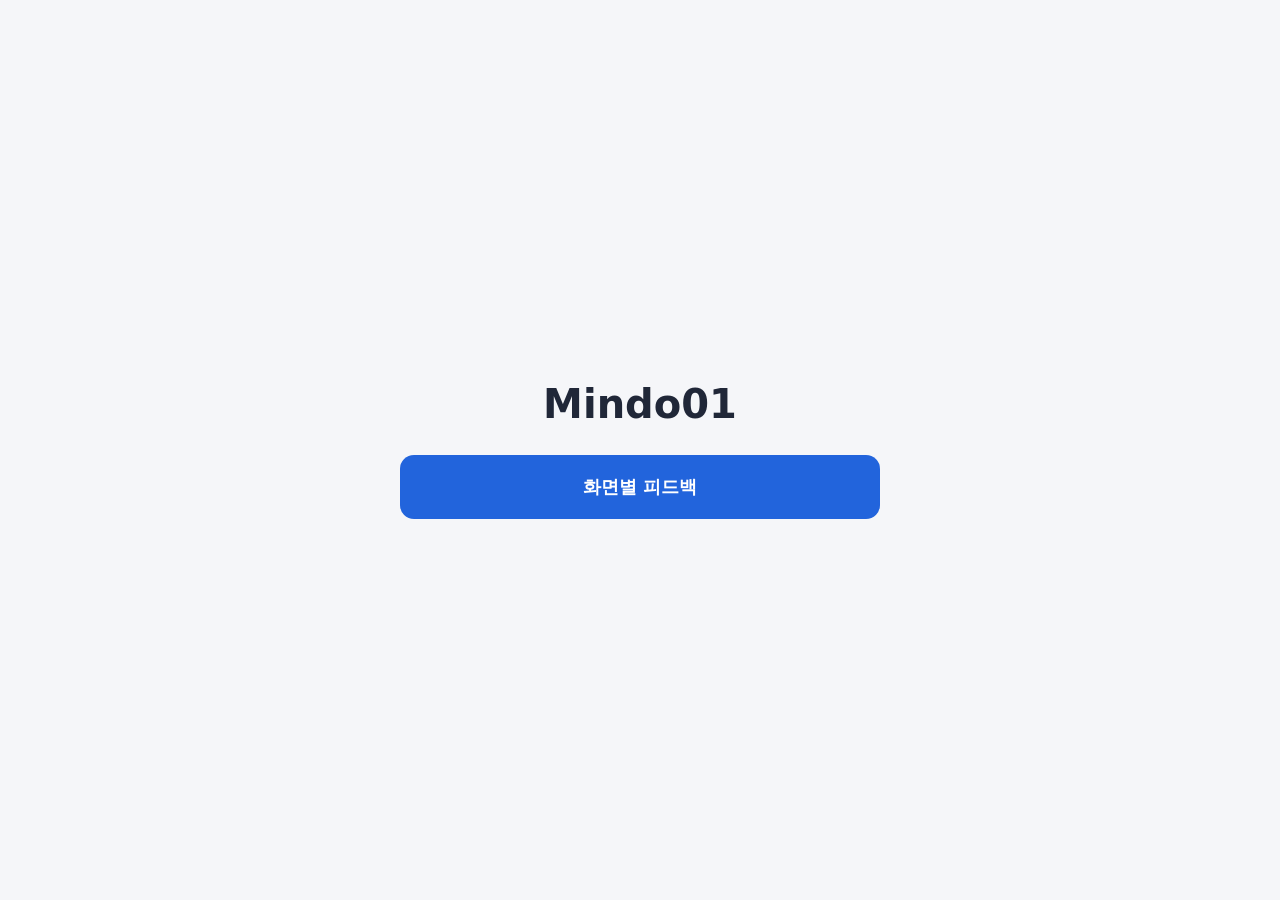
<file: index.html>
<!doctype html>
<html lang="ko">
<head>
  <meta charset="utf-8">
  <meta name="viewport" content="width=device-width, initial-scale=1">
  <title>Mindo01</title>
  <style>
    :root { color-scheme: light dark; font-family: system-ui, "맑은 고딕", sans-serif; }
    * { box-sizing: border-box; }
    body { min-height: 100vh; margin: 0; display: grid; place-items: center; background: #f5f6f9; color: #202738; }
    main { width: min(100% - 32px, 480px); text-align: center; }
    h1 { margin: 0 0 28px; font-size: clamp(28px, 5vw, 40px); }
    a { display: block; padding: 20px 24px; border-radius: 14px; background: #2264dc; color: #fff; font-size: 18px; font-weight: 700; text-decoration: none; }
    a:hover { background: #174eb6; }
    a:focus-visible { outline: 3px solid #8cb4ff; outline-offset: 4px; }
    @media (prefers-color-scheme: dark) { body { background: #11151c; color: #f2f4f7; } }
  </style>
</head>
<body>
  <main>
    <h1>Mindo01</h1>
    <a href="./screen_feedback/">화면별 피드백</a>
  </main>
</body>
</html>
</file>
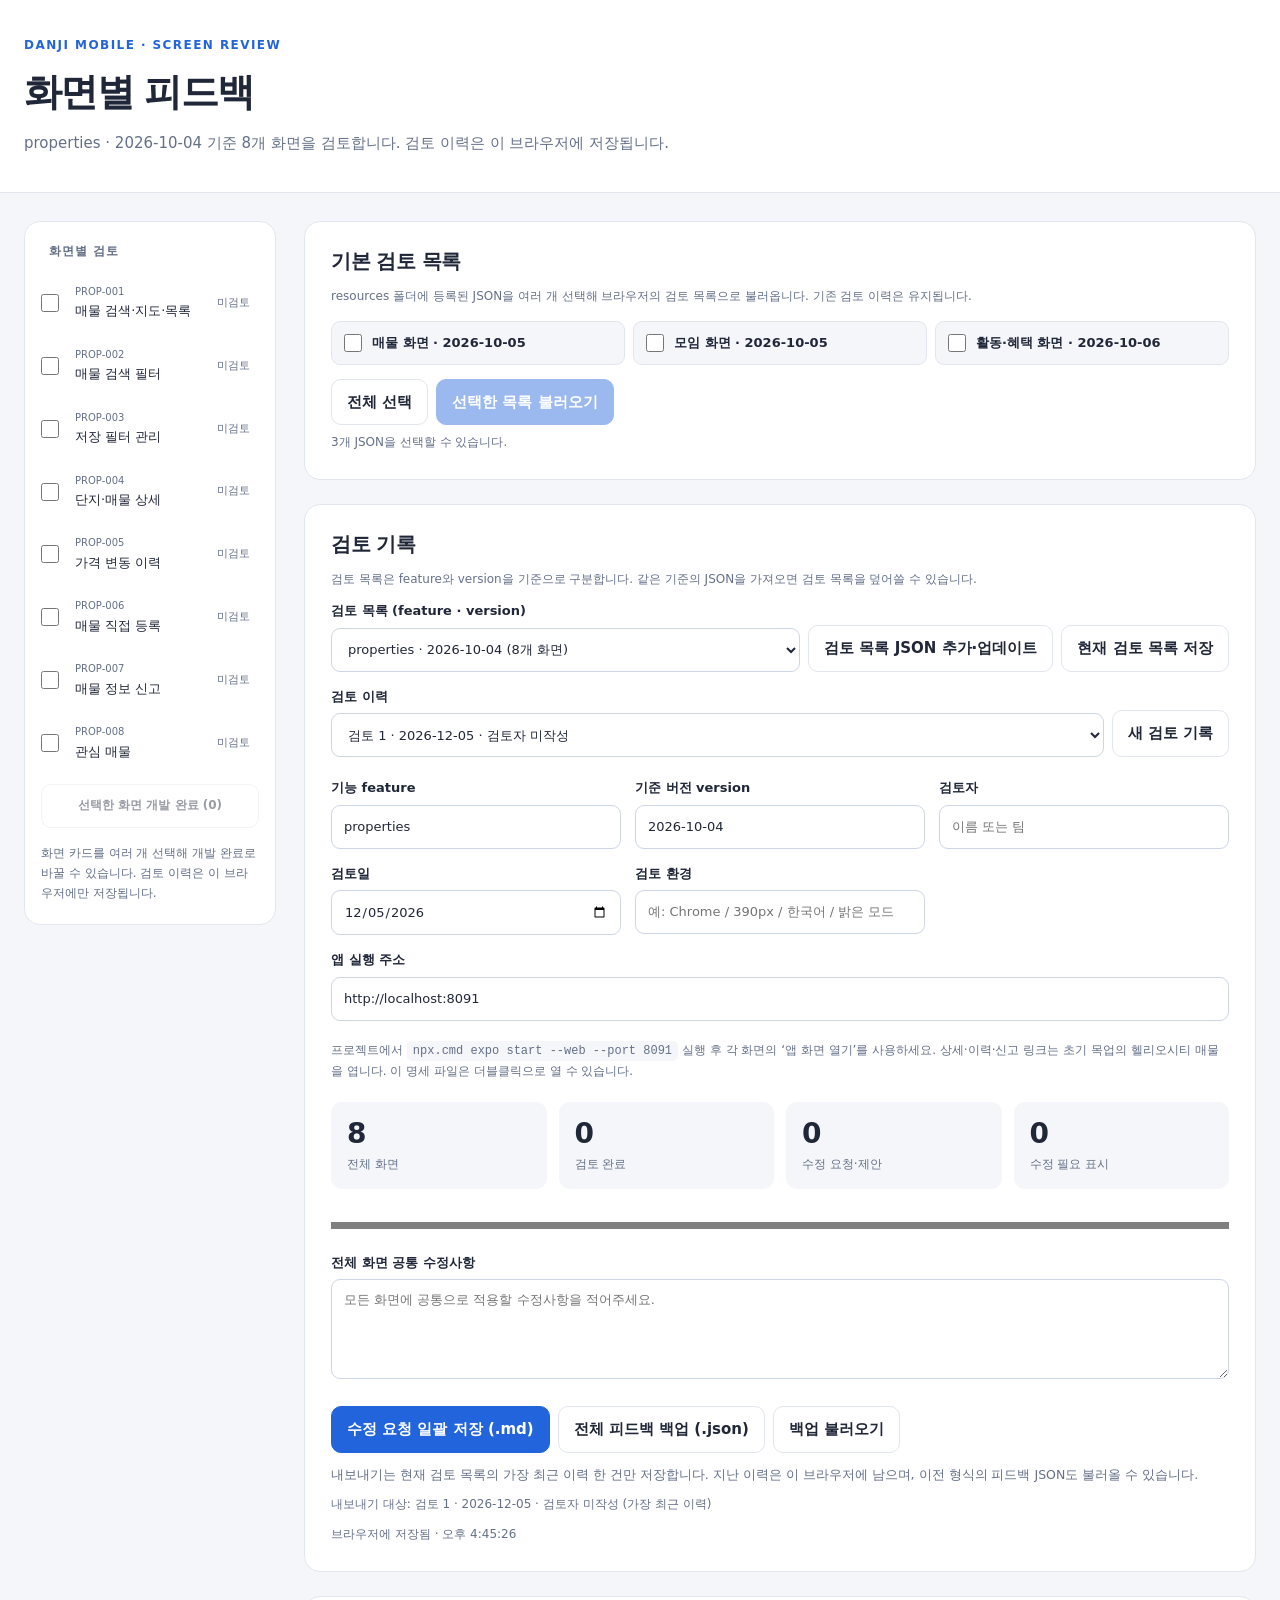
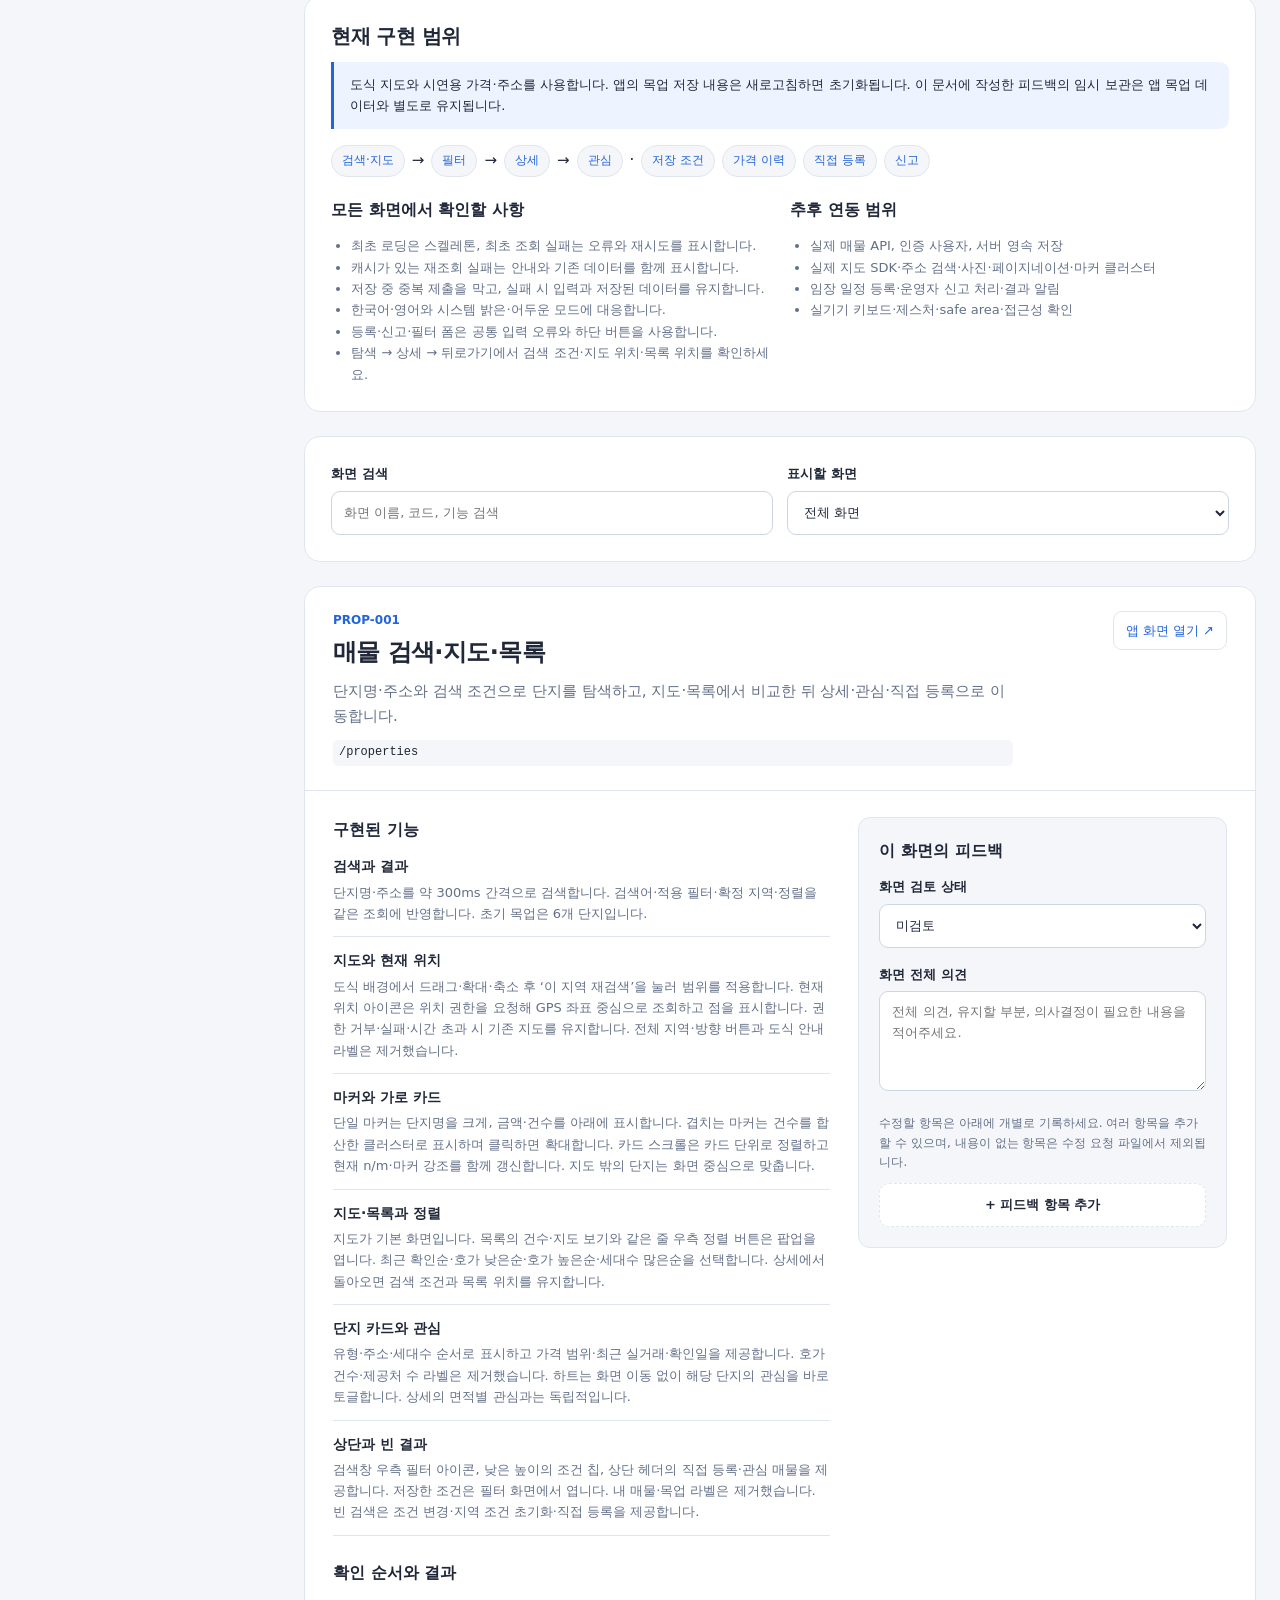
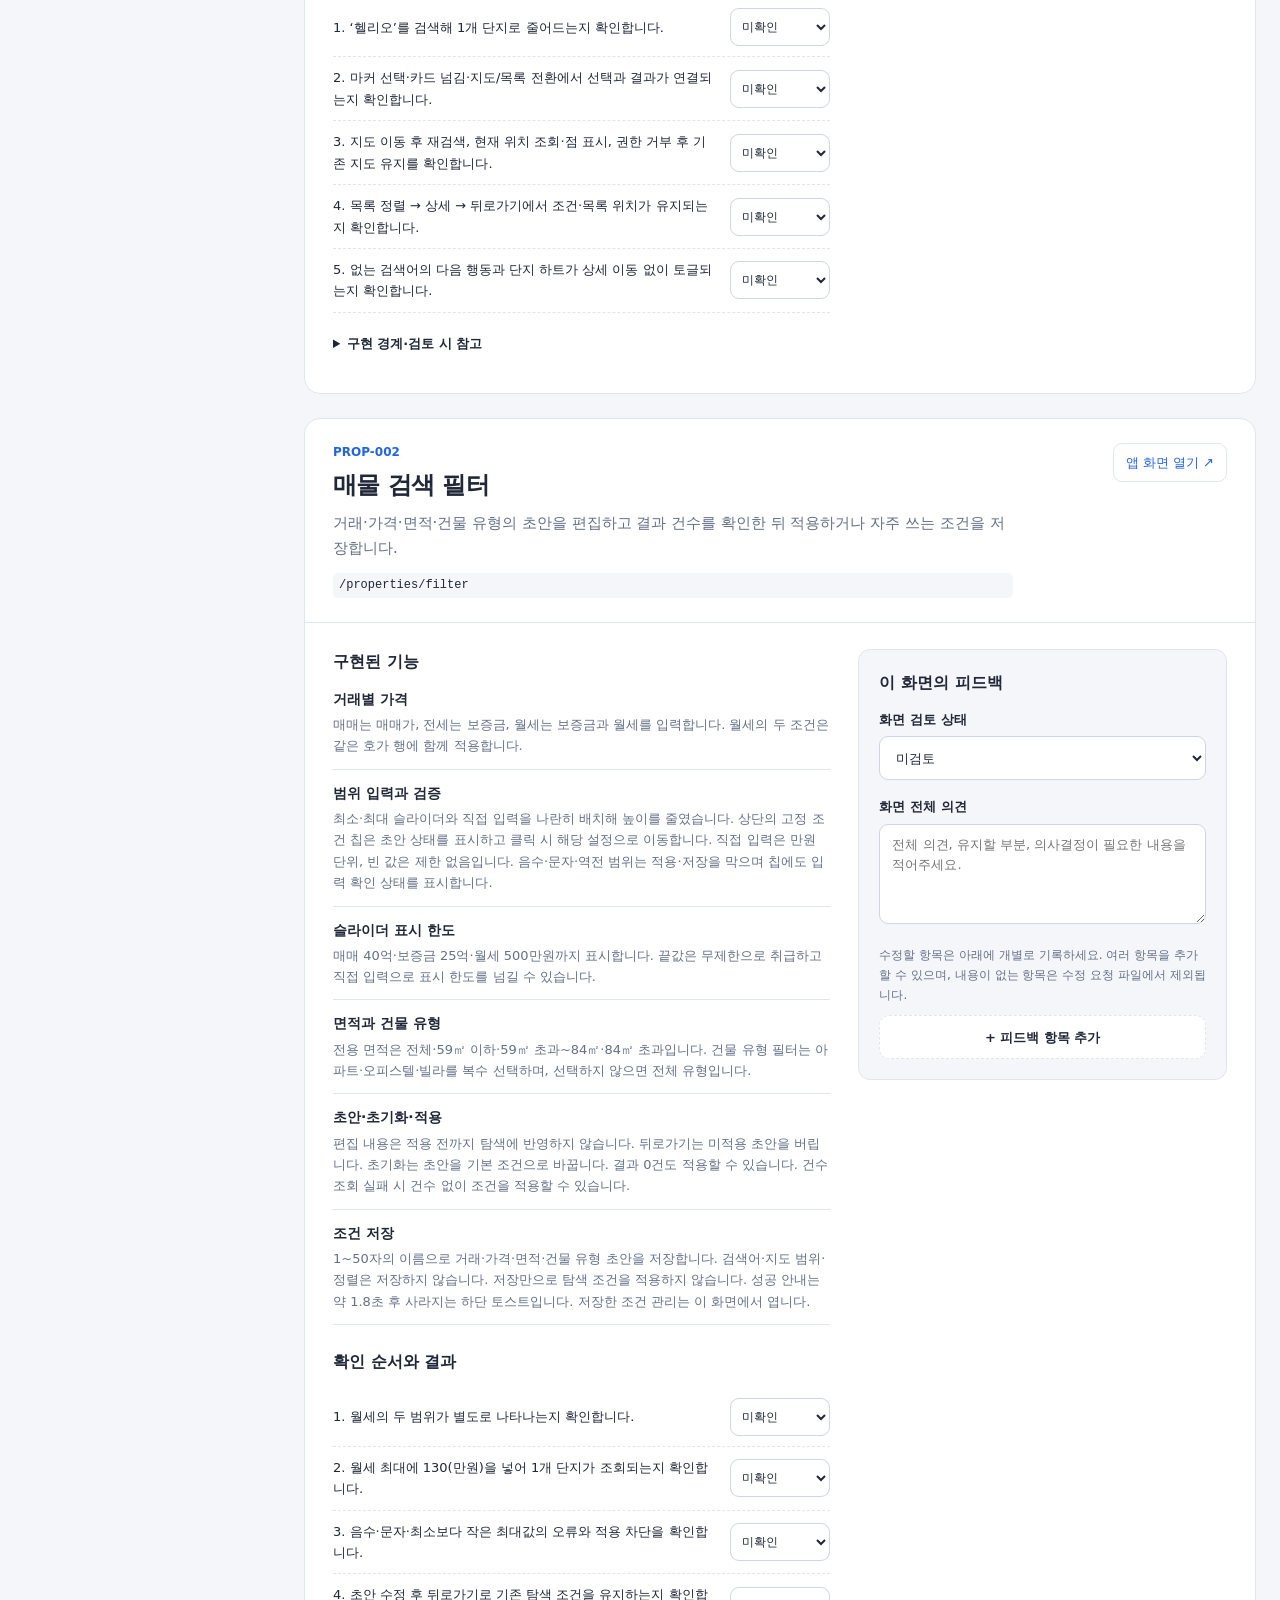
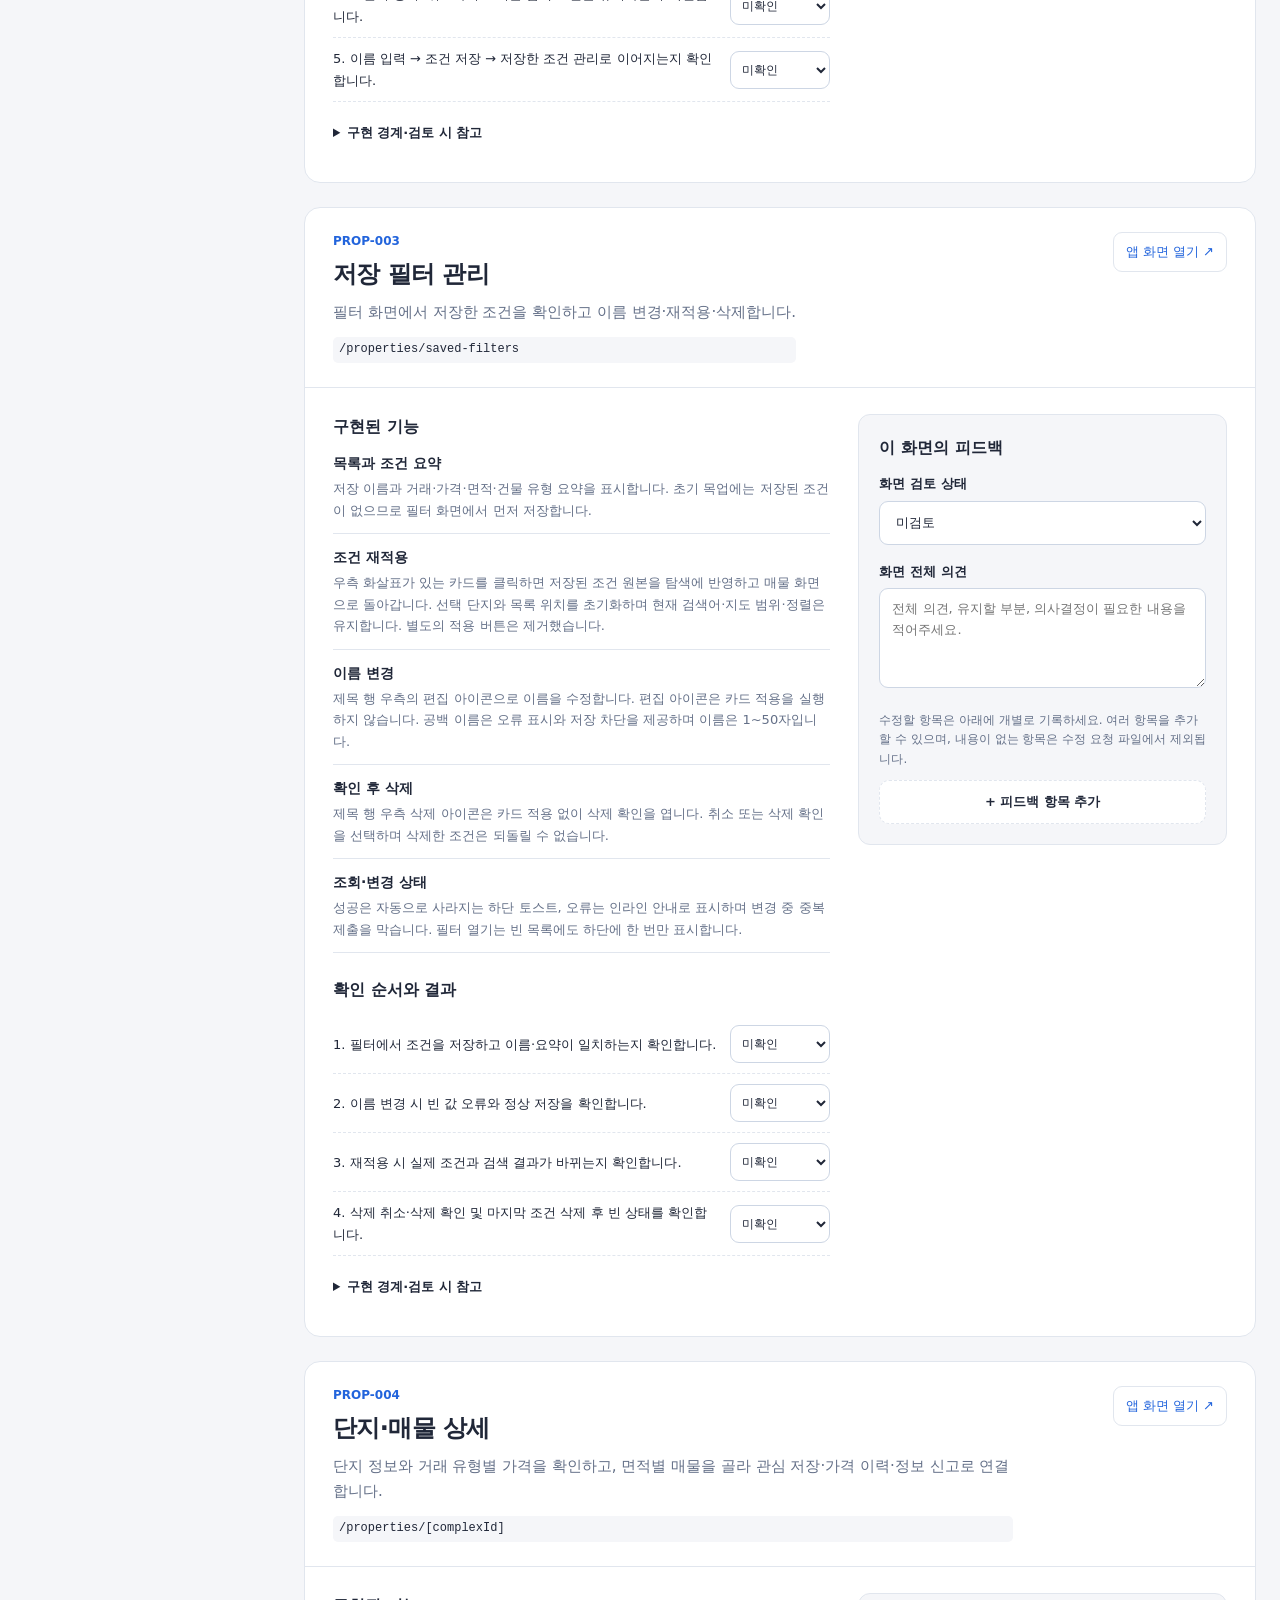
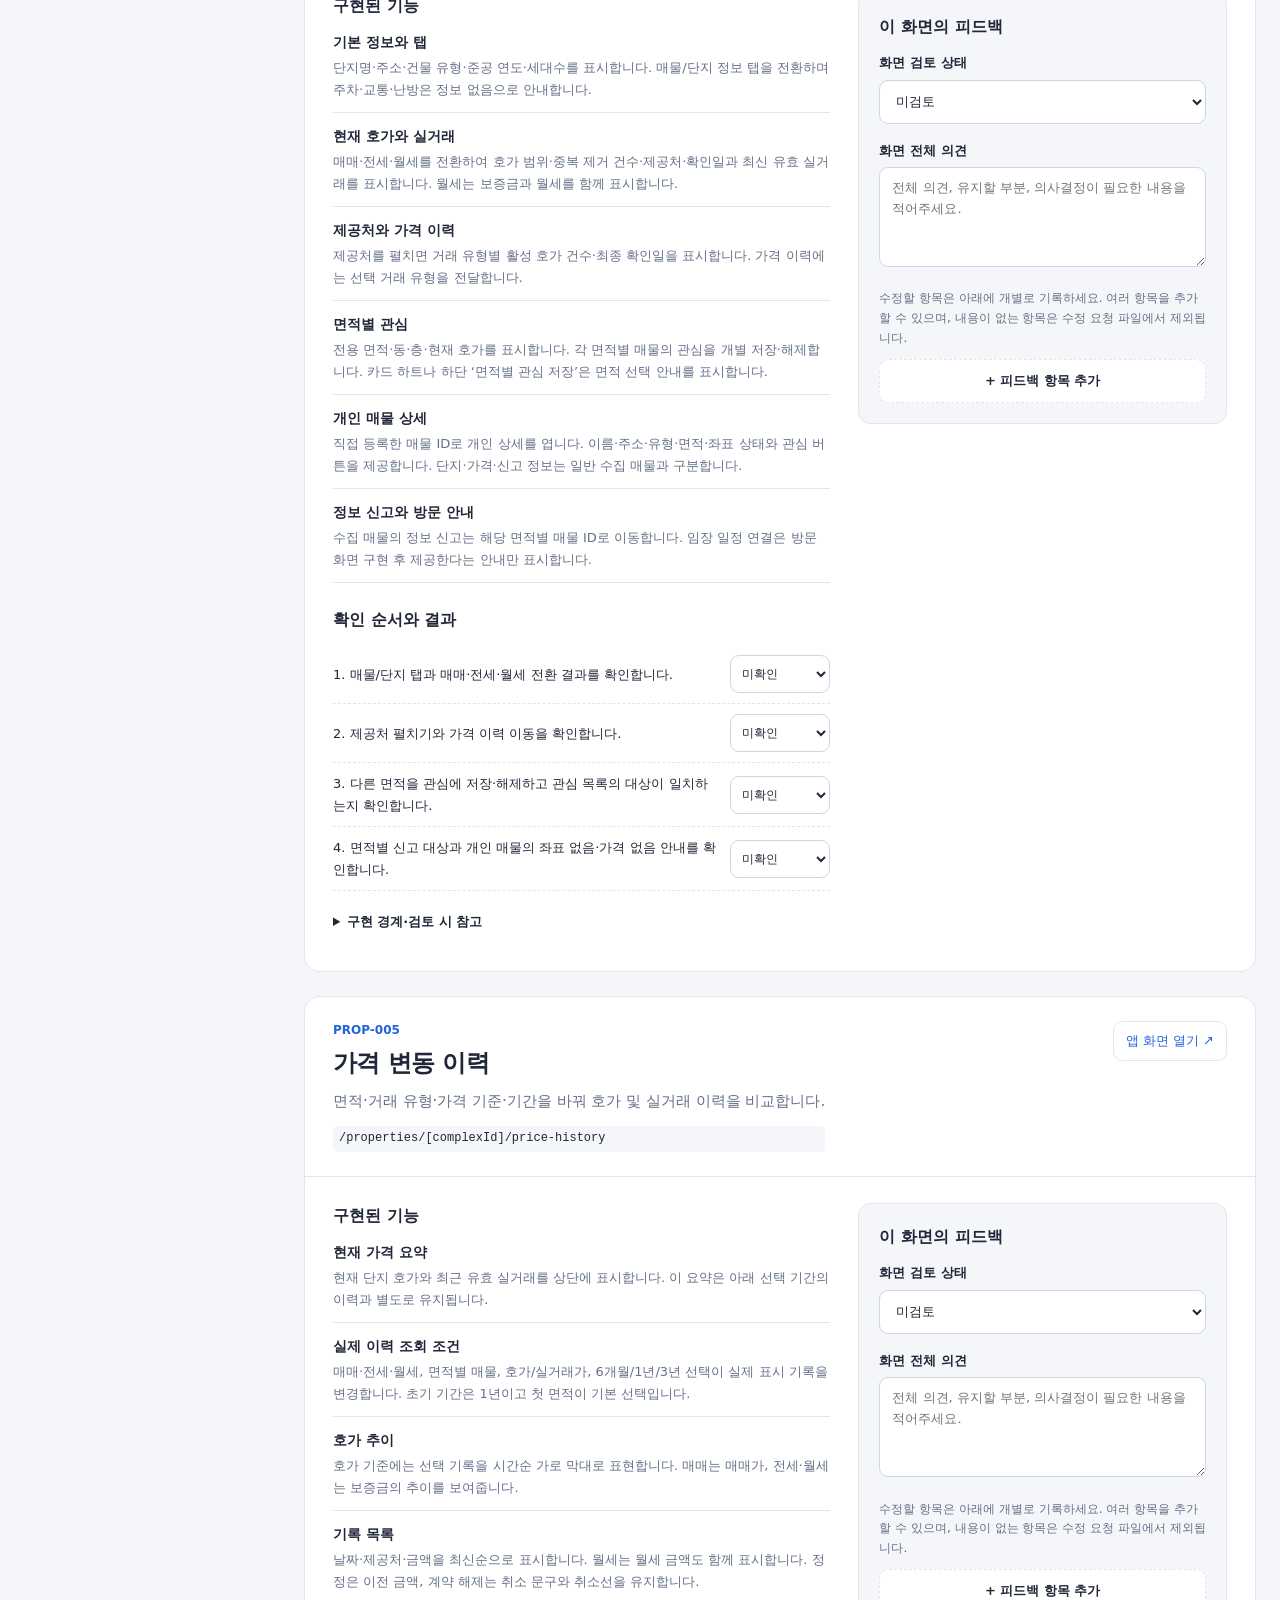
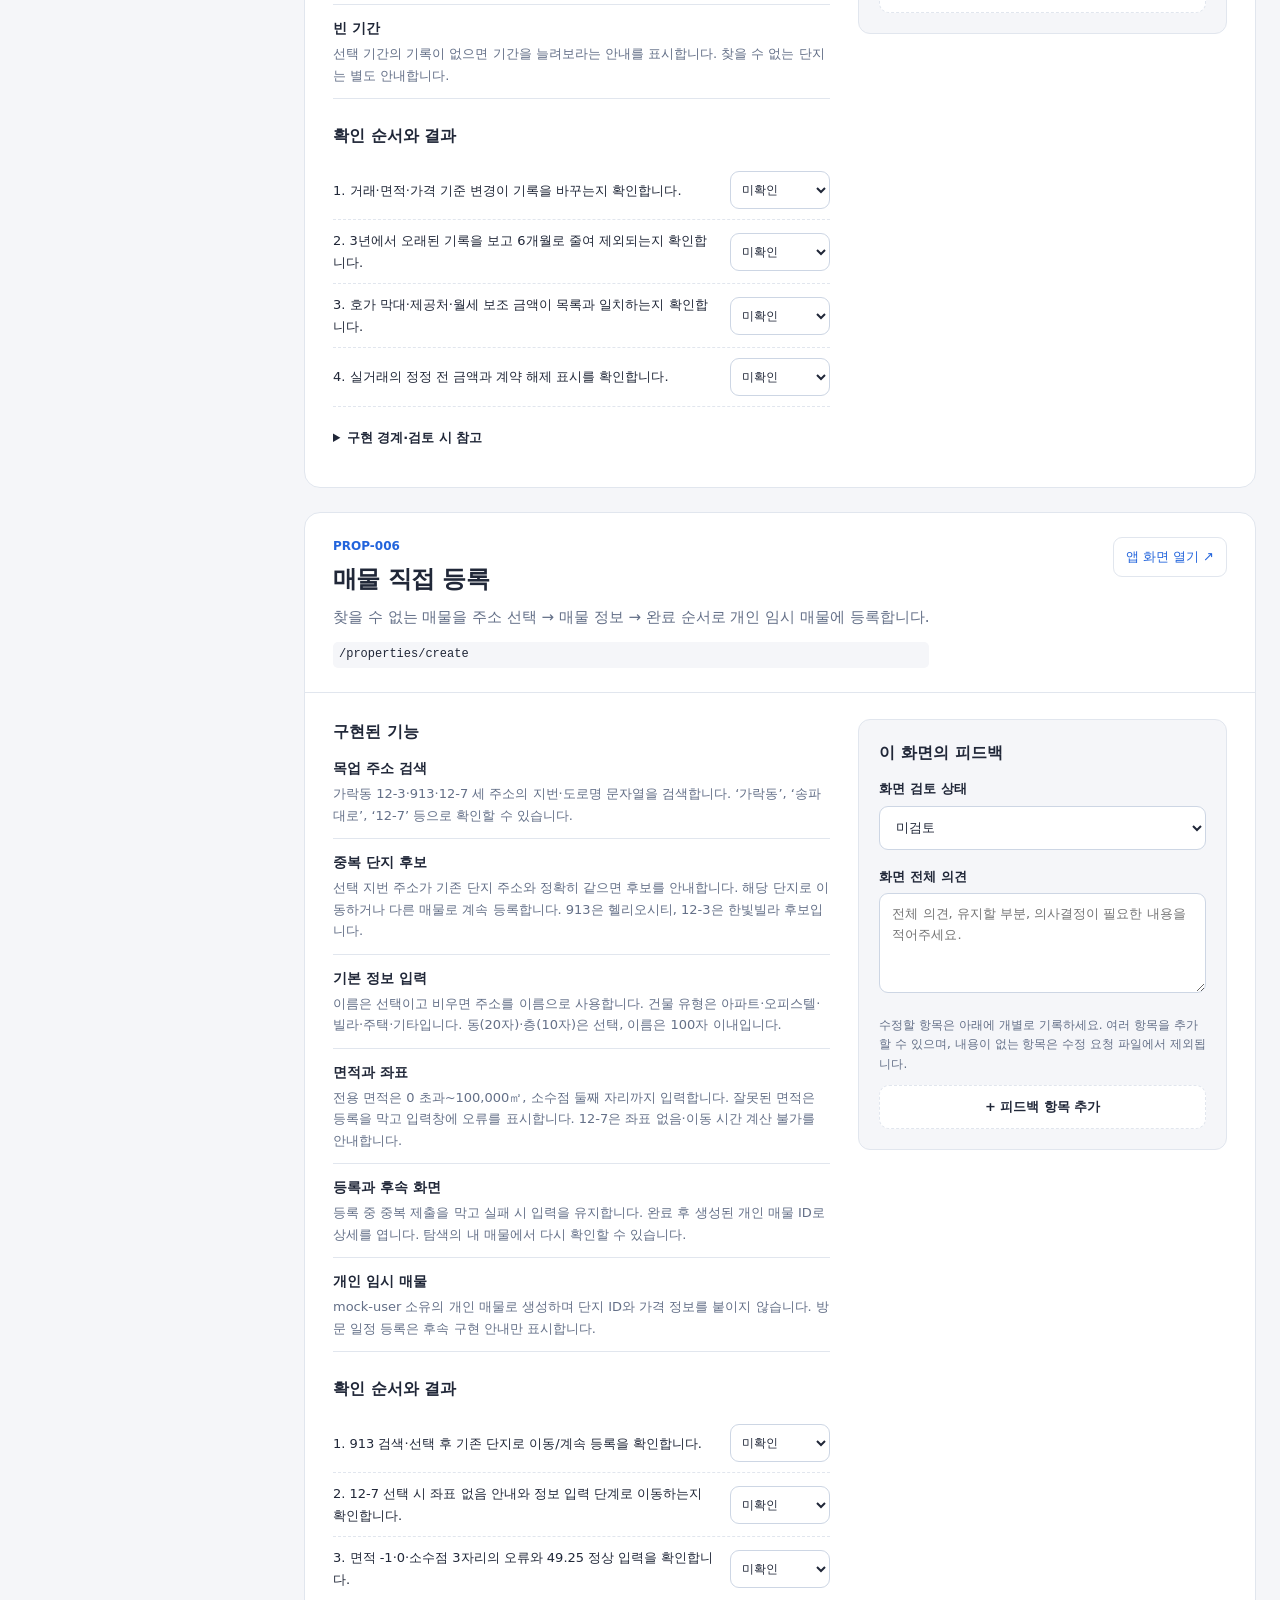
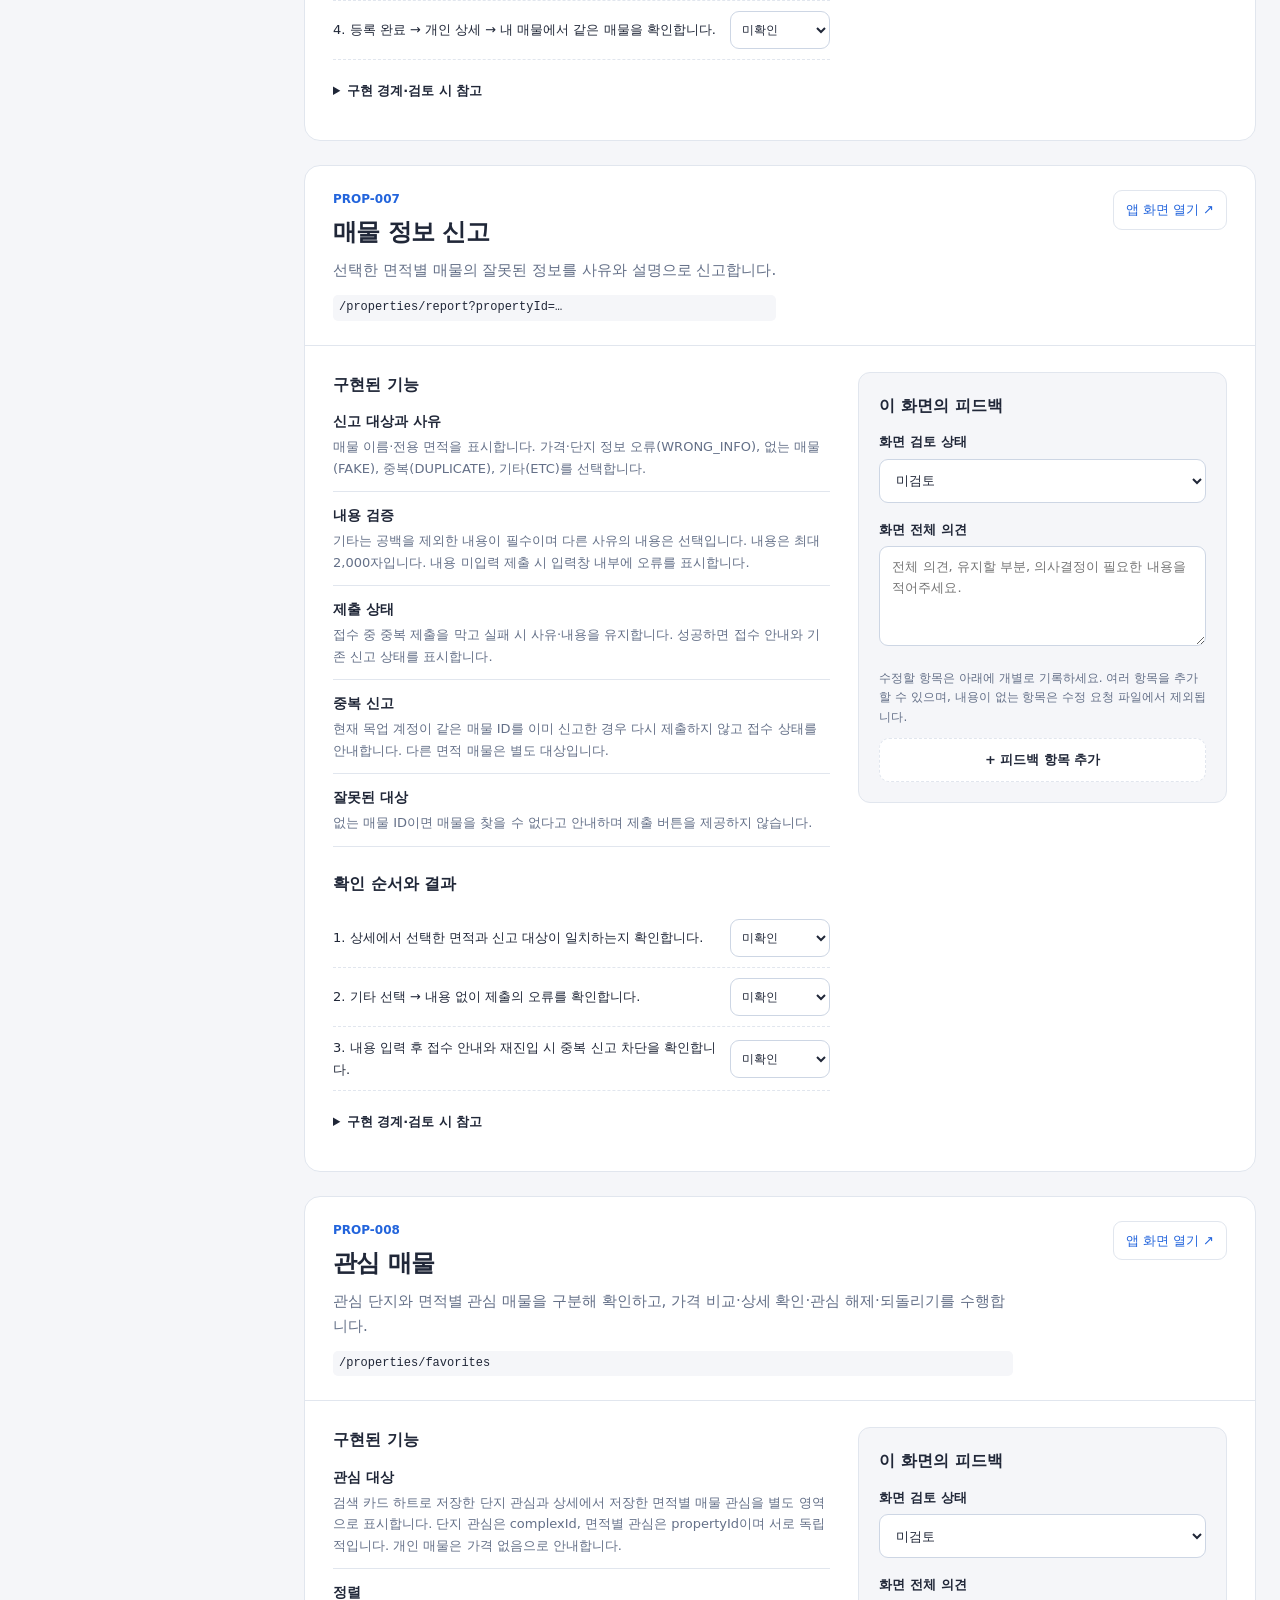
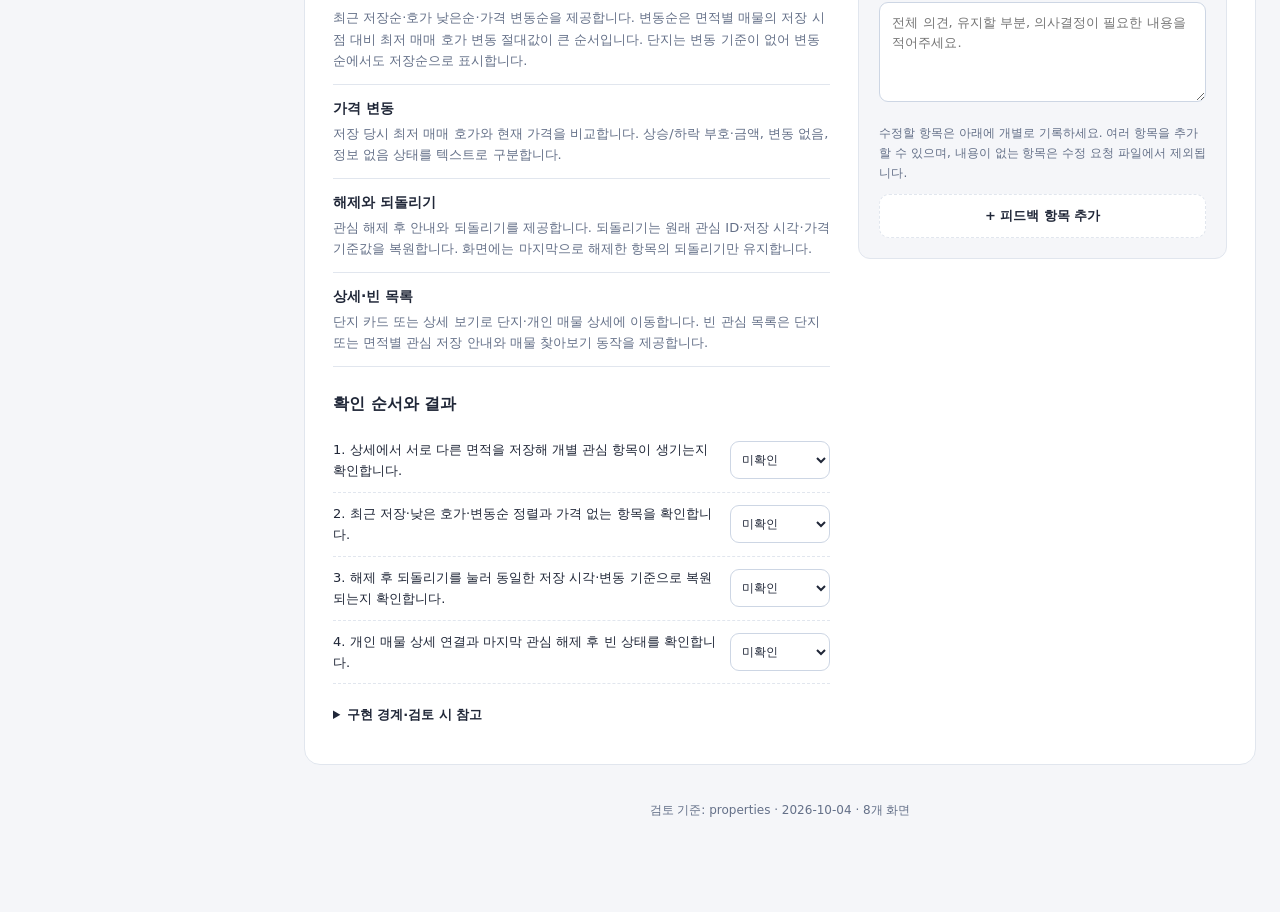
<file: screen_feedback/index.html>
<!doctype html>
<html lang="ko">
<head>
  <meta charset="utf-8">
  <meta name="viewport" content="width=device-width, initial-scale=1">
  <title>화면별 피드백</title>
  <style>
    :root { color-scheme: light; --bg:#f5f6f9; --surface:#fff; --ink:#202738; --muted:#647088; --line:#e1e6ee; --brand:#2264dc; --soft:#edf3ff; --success:#176b46; --danger:#b93830; }
    * { box-sizing:border-box; }
    html { scroll-behavior:smooth; scroll-padding-top:24px; }
    body { margin:0; background:var(--bg); color:var(--ink); font:15px/1.65 "Pretendard","맑은 고딕",system-ui,sans-serif; }
    button,input,select,textarea { font:inherit; }
    button,a,input,select,textarea { -webkit-tap-highlight-color:transparent; }
    button,a { touch-action:manipulation; }
    button { cursor:pointer; }
    a { color:var(--brand); text-decoration:none; }
    a:hover { text-decoration:underline; }
    :focus-visible { outline:3px solid #8cb4ff; outline-offset:3px; }
    button { border:1px solid var(--line); border-radius:10px; padding:10px 15px; background:var(--surface); color:var(--ink); font-weight:600; min-height:44px; }
    button:hover { background:var(--soft); }
    button:disabled { opacity:.45; cursor:default; }
    .primary { background:var(--brand); color:#fff; border-color:var(--brand); }
    .primary:hover { background:#174eb6; }
    .quiet { color:var(--muted); background:transparent; }
    input,select,textarea { width:100%; border:1px solid #cdd6e4; background:var(--surface); color:var(--ink); border-radius:9px; padding:10px 12px; min-height:44px; }
    textarea { resize:vertical; min-height:100px; line-height:1.6; }
    label { display:block; font-size:13px; font-weight:600; }
    label>input,label>select,label>textarea { margin-top:6px; font-weight:400; }
    h1,h2,h3,p { margin:0; }
    h1 { font-size:clamp(25px,3.5vw,38px); line-height:1.3; letter-spacing:-.045em; }
    h2 { font-size:24px; letter-spacing:-.025em; line-height:1.35; }
    h3 { font-size:16px; margin-bottom:12px; }
    code { overflow-wrap:anywhere; font-size:12px; background:var(--bg); border-radius:5px; padding:3px 6px; }
    .skip { position:absolute; top:-100px; left:16px; background:var(--surface); padding:12px; z-index:20; }
    .skip:focus { top:12px; }
    .top { background:var(--surface); border-bottom:1px solid var(--line); padding:36px max(24px,calc((100vw - 1480px)/2)); }
    .eyebrow { color:var(--brand); font-size:12px; letter-spacing:.12em; font-weight:700; margin-bottom:12px; }
    .intro { max-width:780px; color:var(--muted); margin-top:14px; }
    .layout { max-width:1528px; margin:auto; display:grid; grid-template-columns:252px minmax(0,1fr); align-items:start; gap:28px; padding:28px 24px 80px; }
    .rail { position:sticky; top:20px; }
    .rail-box,.panel,.screen { background:var(--surface); border:1px solid var(--line); border-radius:16px; }
    .rail-box { padding:20px 16px; }
    .rail-title { color:var(--muted); font-size:12px; font-weight:700; letter-spacing:.08em; margin:0 8px 12px; }
    .screen-nav { display:grid; gap:5px; }
    .nav-row { display:grid; grid-template-columns:20px minmax(0,1fr); align-items:center; gap:5px; }
    .nav-row input { width:18px; height:18px; min-height:18px; margin:0; accent-color:var(--brand); }
    .screen-nav a { color:var(--ink); padding:10px 9px; border-radius:9px; font-size:13px; display:grid; grid-template-columns:1fr auto; align-items:center; gap:8px; }
    .screen-nav a:hover,.screen-nav a.active { text-decoration:none; background:var(--soft); color:var(--brand); }
    .nav-code { display:block; font-size:10px; color:var(--muted); }
    .nav-state { font-size:11px; white-space:nowrap; }
    .rail-hint { color:var(--muted); font-size:12px; margin-top:16px; }
    .rail-actions { display:grid; gap:8px; margin-top:12px; }
    .rail-actions button { width:100%; font-size:12px; }
    main { min-width:0; display:grid; gap:24px; }
    .panel { padding:26px; }
    .panel h2 { font-size:20px; margin-bottom:12px; }
    .toolbar { display:flex; gap:8px; flex-wrap:wrap; align-items:center; }
    .toolbar+small { display:block; color:var(--muted); margin-top:12px; }
    .stats { display:grid; grid-template-columns:repeat(4,minmax(0,1fr)); gap:12px; margin:20px 0; }
    .stat { background:var(--bg); padding:14px 16px; border-radius:11px; }
    .stat strong { display:block; font-size:28px; line-height:1.25; }
    .stat span { font-size:12px; color:var(--muted); }
    progress { width:100%; height:7px; border:0; accent-color:var(--brand); border-radius:99px; }
    .save-line { font-size:12px; color:var(--muted); margin-top:8px; min-height:20px; }
    .row { display:grid; grid-template-columns:repeat(2,minmax(0,1fr)); gap:14px; }
    .meta-grid { display:grid; grid-template-columns:1fr 1fr 1fr; gap:14px; margin:20px 0; }
    .list-grid { display:grid; grid-template-columns:minmax(0,1fr) auto auto; gap:8px; align-items:end; }
    .history-grid { display:grid; grid-template-columns:minmax(0,1fr) auto; gap:8px; align-items:end; margin-top:14px; }
    .resource-list { display:grid; grid-template-columns:repeat(auto-fit,minmax(220px,1fr)); gap:8px; margin:14px 0; }
    .resource-choice { display:flex; align-items:center; gap:10px; min-height:44px; padding:10px 12px; border:1px solid var(--line); border-radius:9px; background:var(--bg); }
    .resource-choice input { width:18px; height:18px; min-height:18px; margin:0; accent-color:var(--brand); }
    .full { grid-column:1/-1; }
    .note { border-left:3px solid var(--brand); padding:12px 16px; background:var(--soft); border-radius:0 9px 9px 0; font-size:13px; }
    .common-grid { display:grid; grid-template-columns:repeat(2,minmax(0,1fr)); gap:20px; margin-top:20px; }
    .common-grid ul { margin:0; padding-left:20px; color:var(--muted); font-size:13px; }
    .flow { display:flex; flex-wrap:wrap; gap:7px; align-items:center; margin:16px 0; }
    .flow a { border:1px solid var(--line); background:var(--bg); border-radius:99px; padding:5px 10px; font-size:12px; }
    .screen { overflow:hidden; scroll-margin-top:24px; }
    .screen-head { padding:24px 28px; border-bottom:1px solid var(--line); display:flex; justify-content:space-between; gap:16px; align-items:flex-start; }
    .screen-code { color:var(--brand); font-size:12px; font-weight:700; margin-bottom:6px; }
    .screen-purpose { color:var(--muted); margin-top:10px; max-width:680px; }
    .route { display:block; margin-top:12px; }
    .open-screen { flex-shrink:0; border:1px solid var(--line); padding:8px 12px; border-radius:9px; font-size:13px; }
    .screen-body { padding:26px 28px; display:grid; grid-template-columns:minmax(0,1.35fr) minmax(300px,1fr); gap:28px; align-items:start; }
    .feature { padding:12px 0; border-bottom:1px solid var(--line); }
    .feature:first-of-type { padding-top:0; }
    .feature strong { display:block; font-size:14px; margin-bottom:3px; }
    .feature p { color:var(--muted); font-size:13px; }
    .checks { margin-top:24px; }
    .check { padding:10px 0; border-bottom:1px dashed var(--line); display:grid; grid-template-columns:minmax(0,1fr) 100px; gap:12px; align-items:center; }
    .check label { font-size:13px; font-weight:400; }
    .check select { font-size:12px; min-height:38px; padding:7px; }
    .check[data-result="fix"] { color:var(--danger); }
    details { margin-top:20px; font-size:13px; color:var(--muted); }
    summary { cursor:pointer; font-weight:600; color:var(--ink); min-height:34px; }
    details ul { margin:8px 0; padding-left:20px; }
    .review { background:var(--bg); border:1px solid var(--line); border-radius:12px; padding:20px; min-width:0; }
    .review>label { margin-bottom:16px; }
    .review h3 { display:flex; justify-content:space-between; }
    .issue { background:var(--surface); border:1px solid var(--line); border-radius:11px; padding:16px; margin:14px 0; }
    .issue-head { display:flex; align-items:center; justify-content:space-between; gap:8px; margin-bottom:12px; }
    .issue-head strong { font-size:13px; }
    .issue-head button { padding:3px 8px; min-height:34px; font-size:12px; }
    .issue label { margin-bottom:12px; }
    .issue label:last-child { margin-bottom:0; }
    .issue .row { gap:8px; }
    .issue textarea { min-height:90px; font-size:13px; }
    .add-issue { width:100%; border-style:dashed; font-size:13px; }
    .hint { font-size:12px; color:var(--muted); margin:10px 0; }
    .hint.warn { color:var(--danger); font-weight:600; }
    .footer { text-align:center; color:var(--muted); font-size:12px; padding:12px 0; }
    .toast { position:fixed; right:24px; bottom:24px; max-width:min(480px,calc(100vw - 32px)); padding:15px 20px; color:#fff; background:#202738; border-radius:12px; box-shadow:0 8px 32px #0002; z-index:30; }
    .toast:empty { display:none; }
    .empty-message { display:none; background:var(--surface); border:1px dashed var(--line); padding:32px; text-align:center; border-radius:12px; color:var(--muted); }
    [hidden] { display:none!important; }
    @media (max-width:1150px) { .layout { grid-template-columns:220px minmax(0,1fr); gap:18px; } .screen-body { grid-template-columns:1fr; } .review { padding:22px; } }
    @media (max-width:760px) { .top { padding:26px 18px; } .layout { display:block; padding:18px 14px 60px; } .rail { position:static; margin-bottom:18px; } .screen-nav { grid-template-columns:repeat(2,minmax(0,1fr)); } .rail-box { padding:16px; } .rail-hint { display:none; } .panel { padding:20px; } .screen-head { padding:20px; display:block; } .open-screen { display:inline-block; margin-top:14px; } .screen-body { padding:20px; gap:24px; } .meta-grid { grid-template-columns:repeat(2,minmax(0,1fr)); } .meta-grid label:last-child { grid-column:1/-1; } .common-grid { grid-template-columns:1fr; } .stats { gap:8px; } .stat { padding:12px 10px; } .stat strong { font-size:24px; } .stat span { font-size:11px; } .row { grid-template-columns:1fr; } .issue .row { grid-template-columns:1fr 1fr; } .list-grid,.history-grid { grid-template-columns:1fr; } }
    @media (prefers-reduced-motion:reduce) { html { scroll-behavior:auto; } }
  </style>
</head>
<body>
  <a class="skip" href="#main">본문으로 이동</a>
  <header class="top">
    <p class="eyebrow">DANJI MOBILE · SCREEN REVIEW</p>
    <h1>화면별 피드백</h1>
    <p id="intro" class="intro">검토 목록의 화면별 기능을 확인하고 피드백을 기록하세요.</p>
  </header>
  <div class="layout">
    <aside class="rail" aria-label="화면 목차">
      <div class="rail-box">
        <p class="rail-title">화면별 검토</p>
        <nav id="screen-nav" class="screen-nav"></nav>
        <div class="rail-actions"><button id="complete-selected" type="button" disabled>선택한 화면 개발 완료 (0)</button></div>
        <p class="rail-hint">화면 카드를 여러 개 선택해 개발 완료로 바꿀 수 있습니다. 검토 이력은 이 브라우저에만 저장됩니다.</p>
      </div>
    </aside>
    <main id="main">
      <section class="panel" aria-labelledby="resource-heading">
        <h2 id="resource-heading">기본 검토 목록</h2>
        <p class="hint">resources 폴더에 등록된 JSON을 여러 개 선택해 브라우저의 검토 목록으로 불러옵니다. 기존 검토 이력은 유지됩니다.</p>
        <div id="resource-list" class="resource-list"></div>
        <div class="toolbar">
          <button id="select-all-resources" type="button" disabled>전체 선택</button>
          <button id="initialize-resources" class="primary" type="button" disabled>선택한 목록 불러오기</button>
        </div>
        <p id="resource-status" class="save-line" role="status" aria-live="polite">검토 목록을 불러오는 중…</p>
      </section>
      <section class="panel" aria-labelledby="review-heading">
        <h2 id="review-heading">검토 기록</h2>
        <p class="hint">검토 목록은 feature와 version을 기준으로 구분합니다. 같은 기준의 JSON을 가져오면 검토 목록을 덮어쓸 수 있습니다.</p>
        <div class="list-grid">
          <label>검토 목록 (feature · version)<select id="checklist-select"></select></label>
          <button id="import-checklist" type="button">검토 목록 JSON 추가·업데이트</button>
          <button id="export-checklist" type="button">현재 검토 목록 저장</button>
          <input id="checklist-file" type="file" accept=".json,application/json" multiple hidden>
        </div>
        <div class="history-grid">
          <label>검토 이력<select id="history-select"></select></label>
          <button id="new-history" type="button">새 검토 기록</button>
        </div>
        <div class="meta-grid">
          <label>기능 feature<input id="record-feature" readonly></label>
          <label>기준 버전 version<input id="record-version" readonly></label>
          <label>검토자<input id="reviewer" data-meta="reviewer" placeholder="이름 또는 팀" maxlength="100"></label>
          <label>검토일<input id="review-date" data-meta="reviewDate" type="date"></label>
          <label>검토 환경<input id="environment" data-meta="environment" placeholder="예: Chrome / 390px / 한국어 / 밝은 모드" maxlength="300"></label>
          <label class="full">앱 실행 주소<input id="app-base" data-meta="appBase" type="url" placeholder="http://localhost:8091"></label>
        </div>
        <p class="hint">프로젝트에서 <code>npx.cmd expo start --web --port 8091</code> 실행 후 각 화면의 ‘앱 화면 열기’를 사용하세요. 상세·이력·신고 링크는 초기 목업의 헬리오시티 매물을 엽니다. 이 명세 파일은 더블클릭으로 열 수 있습니다.</p>
        <div class="stats" aria-label="검토 현황">
          <div class="stat"><strong id="screen-count">0</strong><span>전체 화면</span></div>
          <div class="stat"><strong id="reviewed-count">0</strong><span>검토 완료</span></div>
          <div class="stat"><strong id="request-count">0</strong><span>수정 요청·제안</span></div>
          <div class="stat"><strong id="flag-count">0</strong><span>수정 필요 표시</span></div>
        </div>
        <progress id="review-progress" max="1" value="0" aria-label="검토 완료 화면 수"></progress>
        <label style="margin-top:18px">전체 화면 공통 수정사항<textarea id="common-notes" maxlength="20000" placeholder="모든 화면에 공통으로 적용할 수정사항을 적어주세요."></textarea></label>
        <div class="toolbar" style="margin-top:20px">
          <button id="export-requests" class="primary" type="button">수정 요청 일괄 저장 (.md)</button>
          <button id="export-backup" type="button">전체 피드백 백업 (.json)</button>
          <button id="import-backup" type="button">백업 불러오기</button>
          <input id="import-file" type="file" accept=".json,application/json" hidden>
        </div>
        <small>내보내기는 현재 검토 목록의 가장 최근 이력 한 건만 저장합니다. 지난 이력은 이 브라우저에 남으며, 이전 형식의 피드백 JSON도 불러올 수 있습니다.</small>
        <p id="export-target" class="hint" role="status" aria-live="polite"></p>
        <p id="save-state" class="save-line" role="status" aria-live="polite">브라우저 임시 보관 준비 중…</p>
      </section>
      <section id="scope-section" class="panel" aria-labelledby="scope-heading">
        <h2 id="scope-heading">현재 구현 범위</h2>
        <div class="note">도식 지도와 시연용 가격·주소를 사용합니다. 앱의 목업 저장 내용은 새로고침하면 초기화됩니다. 이 문서에 작성한 피드백의 임시 보관은 앱 목업 데이터와 별도로 유지됩니다.</div>
        <div class="flow" aria-label="대표 검토 흐름">
          <a href="#sf:PROP-001">검색·지도</a><span aria-hidden="true">→</span><a href="#sf:PROP-002">필터</a><span aria-hidden="true">→</span><a href="#sf:PROP-004">상세</a><span aria-hidden="true">→</span><a href="#sf:PROP-008">관심</a><span aria-hidden="true">·</span><a href="#sf:PROP-003">저장 조건</a><a href="#sf:PROP-005">가격 이력</a><a href="#sf:PROP-006">직접 등록</a><a href="#sf:PROP-007">신고</a>
        </div>
        <div class="common-grid">
          <div><h3>모든 화면에서 확인할 사항</h3><ul>
            <li>최초 로딩은 스켈레톤, 최초 조회 실패는 오류와 재시도를 표시합니다.</li>
            <li>캐시가 있는 재조회 실패는 안내와 기존 데이터를 함께 표시합니다.</li>
            <li>저장 중 중복 제출을 막고, 실패 시 입력과 저장된 데이터를 유지합니다.</li>
            <li>한국어·영어와 시스템 밝은·어두운 모드에 대응합니다.</li>
            <li>등록·신고·필터 폼은 공통 입력 오류와 하단 버튼을 사용합니다.</li>
            <li>탐색 → 상세 → 뒤로가기에서 검색 조건·지도 위치·목록 위치를 확인하세요.</li>
          </ul></div>
          <div><h3>추후 연동 범위</h3><ul>
            <li>실제 매물 API, 인증 사용자, 서버 영속 저장</li>
            <li>실제 지도 SDK·주소 검색·사진·페이지네이션·마커 클러스터</li>
            <li>임장 일정 등록·운영자 신고 처리·결과 알림</li>
            <li>실기기 키보드·제스처·safe area·접근성 확인</li>
          </ul></div>
        </div>
      </section>
      <section class="panel" aria-label="화면 표시 조건">
        <div class="row">
          <label>화면 검색<input id="screen-search" type="search" placeholder="화면 이름, 코드, 기능 검색"></label>
          <label>표시할 화면<select id="screen-filter"><option value="all">전체 화면</option><option value="requests">수정 요청·표시가 있는 화면</option><option value="unreviewed">미검토·보류 화면</option><option value="reviewed">검토 완료 화면</option></select></label>
        </div>
      </section>
      <div id="no-results" class="empty-message">표시 조건에 맞는 화면이 없습니다.</div>
      <div id="screens" style="display:grid;gap:24px"></div>
      <p id="footer" class="footer"></p>
    </main>
  </div>
  <div id="toast" class="toast" role="status" aria-live="polite"></div>
  <noscript><p class="note">이 문서의 기능 명세와 피드백 입력·저장은 JavaScript가 활성화된 브라우저에서 사용할 수 있습니다.</p></noscript>
  <script type="application/json" id="default-checklist">{"feature":"properties","version":"2026-10-04","screens":[{"id":"PROP-001","name":"매물 검색·지도·목록","route":"/properties","example":"/properties","source":"src/app/(tabs)/properties.tsx","purpose":"단지명·주소와 검색 조건으로 단지를 탐색하고, 지도·목록에서 비교한 뒤 상세·관심·직접 등록으로 이동합니다.","features":[["검색과 결과","단지명·주소를 약 300ms 간격으로 검색합니다. 검색어·적용 필터·확정 지역·정렬을 같은 조회에 반영합니다. 초기 목업은 6개 단지입니다."],["지도와 현재 위치","도식 배경에서 드래그·확대·축소 후 ‘이 지역 재검색’을 눌러 범위를 적용합니다. 현재 위치 아이콘은 위치 권한을 요청해 GPS 좌표 중심으로 조회하고 점을 표시합니다. 권한 거부·실패·시간 초과 시 기존 지도를 유지합니다. 전체 지역·방향 버튼과 도식 안내 라벨은 제거했습니다."],["마커와 가로 카드","단일 마커는 단지명을 크게, 금액·건수를 아래에 표시합니다. 겹치는 마커는 건수를 합산한 클러스터로 표시하며 클릭하면 확대합니다. 카드 스크롤은 카드 단위로 정렬하고 현재 n/m·마커 강조를 함께 갱신합니다. 지도 밖의 단지는 화면 중심으로 맞춥니다."],["지도·목록과 정렬","지도가 기본 화면입니다. 목록의 건수·지도 보기와 같은 줄 우측 정렬 버튼은 팝업을 엽니다. 최근 확인순·호가 낮은순·호가 높은순·세대수 많은순을 선택합니다. 상세에서 돌아오면 검색 조건과 목록 위치를 유지합니다."],["단지 카드와 관심","유형·주소·세대수 순서로 표시하고 가격 범위·최근 실거래·확인일을 제공합니다. 호가 건수·제공처 수 라벨은 제거했습니다. 하트는 화면 이동 없이 해당 단지의 관심을 바로 토글합니다. 상세의 면적별 관심과는 독립적입니다."],["상단과 빈 결과","검색창 우측 필터 아이콘, 낮은 높이의 조건 칩, 상단 헤더의 직접 등록·관심 매물을 제공합니다. 저장한 조건은 필터 화면에서 엽니다. 내 매물·목업 라벨은 제거했습니다. 빈 검색은 조건 변경·지역 조건 초기화·직접 등록을 제공합니다."]],"checks":["‘헬리오’를 검색해 1개 단지로 줄어드는지 확인합니다.","마커 선택·카드 넘김·지도/목록 전환에서 선택과 결과가 연결되는지 확인합니다.","지도 이동 후 재검색, 현재 위치 조회·점 표시, 권한 거부 후 기존 지도 유지를 확인합니다.","목록 정렬 → 상세 → 뒤로가기에서 조건·목록 위치가 유지되는지 확인합니다.","없는 검색어의 다음 행동과 단지 하트가 상세 이동 없이 토글되는지 확인합니다."],"boundaries":["실제 지도 배경·광고 사진·주소 검색은 연결되지 않았습니다.","GPS는 실제 기기/브라우저 위치를 사용하며 접근 권한이 필요합니다. 새 모바일 개발 빌드는 expo-location을 포함해 다시 빌드해야 합니다.","검색 결과·카드 관심은 단지 단위이고 상세의 면적별 매물 관심과 독립적입니다. 관심 API 추가 계약은 shared/properties/FIXME.md를 참고하세요."]},{"id":"PROP-002","name":"매물 검색 필터","route":"/properties/filter","example":"/properties/filter","source":"src/app/properties/filter.tsx","purpose":"거래·가격·면적·건물 유형의 초안을 편집하고 결과 건수를 확인한 뒤 적용하거나 자주 쓰는 조건을 저장합니다.","features":[["거래별 가격","매매는 매매가, 전세는 보증금, 월세는 보증금과 월세를 입력합니다. 월세의 두 조건은 같은 호가 행에 함께 적용합니다."],["범위 입력과 검증","최소·최대 슬라이더와 직접 입력을 나란히 배치해 높이를 줄였습니다. 상단의 고정 조건 칩은 초안 상태를 표시하고 클릭 시 해당 설정으로 이동합니다. 직접 입력은 만원 단위, 빈 값은 제한 없음입니다. 음수·문자·역전 범위는 적용·저장을 막으며 칩에도 입력 확인 상태를 표시합니다."],["슬라이더 표시 한도","매매 40억·보증금 25억·월세 500만원까지 표시합니다. 끝값은 무제한으로 취급하고 직접 입력으로 표시 한도를 넘길 수 있습니다."],["면적과 건물 유형","전용 면적은 전체·59㎡ 이하·59㎡ 초과~84㎡·84㎡ 초과입니다. 건물 유형 필터는 아파트·오피스텔·빌라를 복수 선택하며, 선택하지 않으면 전체 유형입니다."],["초안·초기화·적용","편집 내용은 적용 전까지 탐색에 반영하지 않습니다. 뒤로가기는 미적용 초안을 버립니다. 초기화는 초안을 기본 조건으로 바꿉니다. 결과 0건도 적용할 수 있습니다. 건수 조회 실패 시 건수 없이 조건을 적용할 수 있습니다."],["조건 저장","1~50자의 이름으로 거래·가격·면적·건물 유형 초안을 저장합니다. 검색어·지도 범위·정렬은 저장하지 않습니다. 저장만으로 탐색 조건을 적용하지 않습니다. 성공 안내는 약 1.8초 후 사라지는 하단 토스트입니다. 저장한 조건 관리는 이 화면에서 엽니다."]],"checks":["월세의 두 범위가 별도로 나타나는지 확인합니다.","월세 최대에 130(만원)을 넣어 1개 단지가 조회되는지 확인합니다.","음수·문자·최소보다 작은 최대값의 오류와 적용 차단을 확인합니다.","초안 수정 후 뒤로가기로 기존 탐색 조건을 유지하는지 확인합니다.","이름 입력 → 조건 저장 → 저장한 조건 관리로 이어지는지 확인합니다."],"boundaries":["필터 건수는 면적별 매물 수가 아닌 중복 제거된 단지 수입니다.","직접 등록은 주택·기타도 지원하지만 이 필터 UI는 아파트·오피스텔·빌라만 제공합니다."]},{"id":"PROP-003","name":"저장 필터 관리","route":"/properties/saved-filters","example":"/properties/saved-filters","source":"src/app/properties/saved-filters.tsx","purpose":"필터 화면에서 저장한 조건을 확인하고 이름 변경·재적용·삭제합니다.","features":[["목록과 조건 요약","저장 이름과 거래·가격·면적·건물 유형 요약을 표시합니다. 초기 목업에는 저장된 조건이 없으므로 필터 화면에서 먼저 저장합니다."],["조건 재적용","우측 화살표가 있는 카드를 클릭하면 저장된 조건 원본을 탐색에 반영하고 매물 화면으로 돌아갑니다. 선택 단지와 목록 위치를 초기화하며 현재 검색어·지도 범위·정렬은 유지합니다. 별도의 적용 버튼은 제거했습니다."],["이름 변경","제목 행 우측의 편집 아이콘으로 이름을 수정합니다. 편집 아이콘은 카드 적용을 실행하지 않습니다. 공백 이름은 오류 표시와 저장 차단을 제공하며 이름은 1~50자입니다."],["확인 후 삭제","제목 행 우측 삭제 아이콘은 카드 적용 없이 삭제 확인을 엽니다. 취소 또는 삭제 확인을 선택하며 삭제한 조건은 되돌릴 수 없습니다."],["조회·변경 상태","성공은 자동으로 사라지는 하단 토스트, 오류는 인라인 안내로 표시하며 변경 중 중복 제출을 막습니다. 필터 열기는 빈 목록에도 하단에 한 번만 표시합니다."]],"checks":["필터에서 조건을 저장하고 이름·요약이 일치하는지 확인합니다.","이름 변경 시 빈 값 오류와 정상 저장을 확인합니다.","재적용 시 실제 조건과 검색 결과가 바뀌는지 확인합니다.","삭제 취소·삭제 확인 및 마지막 조건 삭제 후 빈 상태를 확인합니다."],"boundaries":["조건은 현재 목업 세션에만 남으며 새로고침 시 초기화됩니다.","검색어·지도 범위·정렬까지 저장하는 동작은 현재 구현에 없습니다."]},{"id":"PROP-004","name":"단지·매물 상세","route":"/properties/[complexId]","example":"/properties/c-helio","source":"src/app/properties/[complexId]/index.tsx","purpose":"단지 정보와 거래 유형별 가격을 확인하고, 면적별 매물을 골라 관심 저장·가격 이력·정보 신고로 연결합니다.","features":[["기본 정보와 탭","단지명·주소·건물 유형·준공 연도·세대수를 표시합니다. 매물/단지 정보 탭을 전환하며 주차·교통·난방은 정보 없음으로 안내합니다."],["현재 호가와 실거래","매매·전세·월세를 전환하여 호가 범위·중복 제거 건수·제공처·확인일과 최신 유효 실거래를 표시합니다. 월세는 보증금과 월세를 함께 표시합니다."],["제공처와 가격 이력","제공처를 펼치면 거래 유형별 활성 호가 건수·최종 확인일을 표시합니다. 가격 이력에는 선택 거래 유형을 전달합니다."],["면적별 관심","전용 면적·동·층·현재 호가를 표시합니다. 각 면적별 매물의 관심을 개별 저장·해제합니다. 카드 하트나 하단 ‘면적별 관심 저장’은 면적 선택 안내를 표시합니다."],["개인 매물 상세","직접 등록한 매물 ID로 개인 상세를 엽니다. 이름·주소·유형·면적·좌표 상태와 관심 버튼을 제공합니다. 단지·가격·신고 정보는 일반 수집 매물과 구분합니다."],["정보 신고와 방문 안내","수집 매물의 정보 신고는 해당 면적별 매물 ID로 이동합니다. 임장 일정 연결은 방문 화면 구현 후 제공한다는 안내만 표시합니다."]],"checks":["매물/단지 탭과 매매·전세·월세 전환 결과를 확인합니다.","제공처 펼치기와 가격 이력 이동을 확인합니다.","다른 면적을 관심에 저장·해제하고 관심 목록의 대상이 일치하는지 확인합니다.","면적별 신고 대상과 개인 매물의 좌표 없음·가격 없음 안내를 확인합니다."],"boundaries":["사진·실제 광고·주차/교통/난방 정보는 제공하지 않습니다.","상세는 모든 면적을 나열합니다. 관심 목록의 propertyId로 특정 면적을 자동 스크롤·선택하는 동작은 없습니다.","개인 매물 ID도 같은 상세 URL 위치를 사용합니다."]},{"id":"PROP-005","name":"가격 변동 이력","route":"/properties/[complexId]/price-history","example":"/properties/c-helio/price-history?trade=SALE","source":"src/app/properties/[complexId]/price-history.tsx","purpose":"면적·거래 유형·가격 기준·기간을 바꿔 호가 및 실거래 이력을 비교합니다.","features":[["현재 가격 요약","현재 단지 호가와 최근 유효 실거래를 상단에 표시합니다. 이 요약은 아래 선택 기간의 이력과 별도로 유지됩니다."],["실제 이력 조회 조건","매매·전세·월세, 면적별 매물, 호가/실거래가, 6개월/1년/3년 선택이 실제 표시 기록을 변경합니다. 초기 기간은 1년이고 첫 면적이 기본 선택입니다."],["호가 추이","호가 기준에는 선택 기록을 시간순 가로 막대로 표현합니다. 매매는 매매가, 전세·월세는 보증금의 추이를 보여줍니다."],["기록 목록","날짜·제공처·금액을 최신순으로 표시합니다. 월세는 월세 금액도 함께 표시합니다. 정정은 이전 금액, 계약 해제는 취소 문구와 취소선을 유지합니다."],["빈 기간","선택 기간의 기록이 없으면 기간을 늘려보라는 안내를 표시합니다. 찾을 수 없는 단지는 별도 안내합니다."]],"checks":["거래·면적·가격 기준 변경이 기록을 바꾸는지 확인합니다.","3년에서 오래된 기록을 보고 6개월로 줄여 제외되는지 확인합니다.","호가 막대·제공처·월세 보조 금액이 목록과 일치하는지 확인합니다.","실거래의 정정 전 금액과 계약 해제 표시를 확인합니다."],"boundaries":["호가 추이는 시연용 막대 표시이며 전문 차트 SDK를 사용하지 않습니다.","개인 등록 매물에는 가격 이력이 연결되지 않습니다.","기간은 검토 시점의 현재 날짜를 기준으로 계산합니다."]},{"id":"PROP-006","name":"매물 직접 등록","route":"/properties/create","example":"/properties/create","source":"src/app/properties/create.tsx","purpose":"찾을 수 없는 매물을 주소 선택 → 매물 정보 → 완료 순서로 개인 임시 매물에 등록합니다.","features":[["목업 주소 검색","가락동 12-3·913·12-7 세 주소의 지번·도로명 문자열을 검색합니다. ‘가락동’, ‘송파대로’, ‘12-7’ 등으로 확인할 수 있습니다."],["중복 단지 후보","선택 지번 주소가 기존 단지 주소와 정확히 같으면 후보를 안내합니다. 해당 단지로 이동하거나 다른 매물로 계속 등록합니다. 913은 헬리오시티, 12-3은 한빛빌라 후보입니다."],["기본 정보 입력","이름은 선택이고 비우면 주소를 이름으로 사용합니다. 건물 유형은 아파트·오피스텔·빌라·주택·기타입니다. 동(20자)·층(10자)은 선택, 이름은 100자 이내입니다."],["면적과 좌표","전용 면적은 0 초과~100,000㎡, 소수점 둘째 자리까지 입력합니다. 잘못된 면적은 등록을 막고 입력창에 오류를 표시합니다. 12-7은 좌표 없음·이동 시간 계산 불가를 안내합니다."],["등록과 후속 화면","등록 중 중복 제출을 막고 실패 시 입력을 유지합니다. 완료 후 생성된 개인 매물 ID로 상세를 엽니다. 탐색의 내 매물에서 다시 확인할 수 있습니다."],["개인 임시 매물","mock-user 소유의 개인 매물로 생성하며 단지 ID와 가격 정보를 붙이지 않습니다. 방문 일정 등록은 후속 구현 안내만 표시합니다."]],"checks":["913 검색·선택 후 기존 단지로 이동/계속 등록을 확인합니다.","12-7 선택 시 좌표 없음 안내와 정보 입력 단계로 이동하는지 확인합니다.","면적 -1·0·소수점 3자리의 오류와 49.25 정상 입력을 확인합니다.","등록 완료 → 개인 상세 → 내 매물에서 같은 매물을 확인합니다."],"boundaries":["실제 주소 검색 제공처·중복 매물 판정·서버 저장은 연결되지 않았습니다.","새로고침 시 등록 정보가 초기화됩니다.","개인 매물의 공개 전환·일정 연결은 현재 구현하지 않았습니다."]},{"id":"PROP-007","name":"매물 정보 신고","route":"/properties/report?propertyId=…","example":"/properties/report?propertyId=p-0-0","source":"src/app/properties/report.tsx","purpose":"선택한 면적별 매물의 잘못된 정보를 사유와 설명으로 신고합니다.","features":[["신고 대상과 사유","매물 이름·전용 면적을 표시합니다. 가격·단지 정보 오류(WRONG_INFO), 없는 매물(FAKE), 중복(DUPLICATE), 기타(ETC)를 선택합니다."],["내용 검증","기타는 공백을 제외한 내용이 필수이며 다른 사유의 내용은 선택입니다. 내용은 최대 2,000자입니다. 내용 미입력 제출 시 입력창 내부에 오류를 표시합니다."],["제출 상태","접수 중 중복 제출을 막고 실패 시 사유·내용을 유지합니다. 성공하면 접수 안내와 기존 신고 상태를 표시합니다."],["중복 신고","현재 목업 계정이 같은 매물 ID를 이미 신고한 경우 다시 제출하지 않고 접수 상태를 안내합니다. 다른 면적 매물은 별도 대상입니다."],["잘못된 대상","없는 매물 ID이면 매물을 찾을 수 없다고 안내하며 제출 버튼을 제공하지 않습니다."]],"checks":["상세에서 선택한 면적과 신고 대상이 일치하는지 확인합니다.","기타 선택 → 내용 없이 제출의 오류를 확인합니다.","내용 입력 후 접수 안내와 재진입 시 중복 신고 차단을 확인합니다."],"boundaries":["신고는 목업 메모리에만 저장됩니다.","운영자 처리·신고 결과 알림·처리 기한은 연결하거나 약속하지 않습니다."]},{"id":"PROP-008","name":"관심 매물","route":"/properties/favorites","example":"/properties/favorites","source":"src/app/properties/favorites.tsx","purpose":"관심 단지와 면적별 관심 매물을 구분해 확인하고, 가격 비교·상세 확인·관심 해제·되돌리기를 수행합니다.","features":[["관심 대상","검색 카드 하트로 저장한 단지 관심과 상세에서 저장한 면적별 매물 관심을 별도 영역으로 표시합니다. 단지 관심은 complexId, 면적별 관심은 propertyId이며 서로 독립적입니다. 개인 매물은 가격 없음으로 안내합니다."],["정렬","최근 저장순·호가 낮은순·가격 변동순을 제공합니다. 변동순은 면적별 매물의 저장 시점 대비 최저 매매 호가 변동 절대값이 큰 순서입니다. 단지는 변동 기준이 없어 변동순에서도 저장순으로 표시합니다."],["가격 변동","저장 당시 최저 매매 호가와 현재 가격을 비교합니다. 상승/하락 부호·금액, 변동 없음, 정보 없음 상태를 텍스트로 구분합니다."],["해제와 되돌리기","관심 해제 후 안내와 되돌리기를 제공합니다. 되돌리기는 원래 관심 ID·저장 시각·가격 기준값을 복원합니다. 화면에는 마지막으로 해제한 항목의 되돌리기만 유지합니다."],["상세·빈 목록","단지 카드 또는 상세 보기로 단지·개인 매물 상세에 이동합니다. 빈 관심 목록은 단지 또는 면적별 관심 저장 안내와 매물 찾아보기 동작을 제공합니다."]],"checks":["상세에서 서로 다른 면적을 저장해 개별 관심 항목이 생기는지 확인합니다.","최근 저장·낮은 호가·변동순 정렬과 가격 없는 항목을 확인합니다.","해제 후 되돌리기를 눌러 동일한 저장 시각·변동 기준으로 복원되는지 확인합니다.","개인 매물 상세 연결과 마지막 관심 해제 후 빈 상태를 확인합니다."],"boundaries":["현재 관심 가격과 변동 기준은 거래 유형과 관계없이 매매 호가입니다.","가격 변동 기준값은 API 연결 전 목업 확장 데이터입니다.","관심 알림·서버 영속 저장은 아직 연결되지 않았습니다."]}]}</script>
  <script>
  'use strict';
  const DOCUMENT_ID = 'danji-properties-review-20261004';
  const STORAGE_KEY = DOCUMENT_ID + ':v2';
  const OLD_STORAGE_KEY = DOCUMENT_ID + ':v1';
  const STATUS = {pending:'미검토', approved:'확인 완료', revision:'수정 필요', developed:'개발 완료', hold:'보류'};
  const RESULT = {pending:'미확인', pass:'정상', fix:'수정 필요', na:'해당 없음'};
  const KIND = {request:'수정 요청', suggestion:'개선 제안', question:'질문', resolved:'해결됨'};
  const PRIORITY = {high:'높음 · 우선 수정', normal:'보통 · 다음 개선', low:'낮음 · 참고'};
  const CATEGORY = {behavior:'기능·동작', ui:'화면·배치', copy:'문구·번역', data:'데이터·가격', accessibility:'접근성·입력', other:'기타'};
  const $ = id => document.getElementById(id);
  // 화면 id에는 ':'가 없으므로 접두사와 ':' 구분자로 페이지 요소 id·다른 화면 id와 겹치지 않게 합니다.
  const domId = (screenId,...parts) => ['sf',screenId,...parts].join(':');
  const text = (value, max=20000) => typeof value === 'string' ? value.slice(0,max) : '';
  const choice = (value, options, fallback) => Object.hasOwn(options,value) ? value : fallback;
  const keyOf = list => JSON.stringify([list.feature,list.version]);
  const DEFAULT_LIST = normalizeChecklist(JSON.parse($('default-checklist').textContent));
  const DEFAULT_KEY = keyOf(DEFAULT_LIST);
  let store, state, SCREENS = [], saveTimer, toastTimer, persistent = true, persistBlocked = false;
  let selectedScreens = new Set();
  let resourceFiles = [];

  function day() {
    const parts = new Intl.DateTimeFormat('en-CA',{timeZone:'Asia/Seoul',year:'numeric',month:'2-digit',day:'2-digit'}).formatToParts(new Date());
    return ['year','month','day'].map(key=>parts.find(part=>part.type===key).value).join('-');
  }
  function uid() { return globalThis.crypto?.randomUUID?.() || 'review-'+Date.now().toString(36)+'-'+Math.random().toString(36).slice(2); }
  function blankIssue() { return {id:uid(),kind:'request',priority:'normal',category:'behavior',title:'',problem:'',expected:''}; }
  function blankReview(spec) { return {status:'pending',notes:'',checks:spec.checks.map(()=> 'pending'),issues:[]}; }
  function normalizeChecklist(raw) {
    if (!raw || typeof raw !== 'object' || !text(raw.feature,100).trim() || !text(raw.version,100).trim() || !Array.isArray(raw.screens) || !raw.screens.length || raw.screens.length>100) throw new Error('feature, version, screens가 있는 검토 목록 JSON을 선택해주세요.');
    const ids = new Set();
    const screens = raw.screens.map(screen => {
      if (!screen || typeof screen !== 'object' || !/^[A-Za-z0-9_-]{1,80}$/.test(screen.id) || ids.has(screen.id) || !text(screen.name,200).trim() || !Array.isArray(screen.features) || !Array.isArray(screen.checks) || !Array.isArray(screen.boundaries) || screen.checks.length>200 || screen.features.length>100) throw new Error('검토 목록의 화면 id, 이름, 기능, 확인 항목을 확인해주세요.');
      ids.add(screen.id);
      if (screen.features.some(feature => !Array.isArray(feature) || feature.length!==2 || feature.some(value => typeof value!=='string'))) throw new Error('기능은 [이름, 설명] 형식이어야 합니다.');
      if (screen.checks.some(value=>typeof value!=='string') || screen.boundaries.some(value=>typeof value!=='string')) throw new Error('확인 항목과 구현 경계는 문자열이어야 합니다.');
      const route = text(screen.route,500);
      const example = text(screen.example,500);
      return {id:screen.id,name:text(screen.name,200),route:route.startsWith('/')?route:'/',example:example.startsWith('/')?example:(route.startsWith('/')?route:'/'),source:text(screen.source,500),purpose:text(screen.purpose),features:screen.features.map(pair=>pair.map(value=>text(value))),checks:screen.checks.map(value=>text(value)),boundaries:screen.boundaries.map(value=>text(value))};
    });
    return {feature:raw.feature.trim().slice(0,100),version:raw.version.trim().slice(0,100),screens};
  }
  function newRecord(list, previous) {
    return {id:uid(),feature:list.feature,version:list.version,createdAt:new Date().toISOString(),updatedAt:null,meta:{reviewer:previous?.meta.reviewer||'',reviewDate:day(),environment:previous?.meta.environment||'',appBase:previous?.meta.appBase||'http://localhost:8091'},commonNotes:'',reviews:Object.fromEntries(list.screens.map(spec=>[spec.id,blankReview(spec)]))};
  }
  function normalizeRecord(raw,list) {
    const record = newRecord(list);
    if (!raw || typeof raw!=='object') return record;
    record.id = typeof raw.id==='string' && /^[A-Za-z0-9_-]{1,120}$/.test(raw.id) ? raw.id : uid();
    // 값이 없는 항목(이전 형식의 appBase 등)은 newRecord의 기본값을 유지합니다.
    for(const key of Object.keys(record.meta)) if(typeof raw.meta?.[key]==='string')record.meta[key]=text(raw.meta[key],key==='appBase'?2000:300);
    if(!/^\d{4}-\d{2}-\d{2}$/.test(record.meta.reviewDate))record.meta.reviewDate=day();
    record.commonNotes=text(raw.commonNotes);
    record.createdAt=typeof raw.createdAt==='string' && Number.isFinite(Date.parse(raw.createdAt)) ? raw.createdAt : new Date().toISOString();
    record.updatedAt=typeof raw.updatedAt==='string' && Number.isFinite(Date.parse(raw.updatedAt)) ? raw.updatedAt : null;
    const issueIds=new Set();
    for(const spec of list.screens) {
      const source=raw.reviews?.[spec.id];
      if(!source || typeof source!=='object')continue;
      record.reviews[spec.id]={status:choice(source.status,STATUS,'pending'),notes:text(source.notes),checks:spec.checks.map((_,i)=>choice(source.checks?.[i],RESULT,'pending')),issues:Array.isArray(source.issues)?source.issues.slice(0,100).filter(issue=>issue&&typeof issue==='object').map(issue=>{const id=typeof issue.id==='string'&&/^[A-Za-z0-9_-]{1,120}$/.test(issue.id)&&!issueIds.has(issue.id)?issue.id:uid();issueIds.add(id);return {id,kind:choice(issue.kind,KIND,'request'),priority:choice(issue.priority,PRIORITY,'normal'),category:choice(issue.category,CATEGORY,'behavior'),title:text(issue.title,200),problem:text(issue.problem),expected:text(issue.expected)};}):[]};
    }
    return record;
  }
  function emptyStore() {
    return {schemaVersion:2,documentId:DOCUMENT_ID,checklists:{[DEFAULT_KEY]:DEFAULT_LIST},histories:{[DEFAULT_KEY]:[newRecord(DEFAULT_LIST)]},activeKey:DEFAULT_KEY,activeHistoryId:null};
  }
  // 반환값의 skipped는 읽지 못해 건너뛴 검토 목록 수입니다. 0보다 크면 원본을 보존한 뒤 저장해야 합니다.
  function loadStore() {
    const base=emptyStore();
    let skipped=0;
    const saved=localStorage.getItem(STORAGE_KEY);
    if(saved) {
      const raw=JSON.parse(saved);
      if(raw.schemaVersion!==2 || raw.documentId!==DOCUMENT_ID || !raw.checklists || !raw.histories) throw new Error('저장된 검토 기록 형식을 읽을 수 없습니다.');
      for(const item of Object.values(raw.checklists)) {try {const list=normalizeChecklist(item);base.checklists[keyOf(list)]=list;} catch {skipped++;}}
      for(const [key,items] of Object.entries(raw.histories)) {
        const list=base.checklists[key];
        if(list && Array.isArray(items)) base.histories[key]=items.map(item=>normalizeRecord(item,list));
      }
      for(const [key,list] of Object.entries(base.checklists)) if(!base.histories[key]?.length)base.histories[key]=[newRecord(list)];
      base.activeKey=Object.hasOwn(base.checklists,raw.activeKey)?raw.activeKey:DEFAULT_KEY;
      base.activeHistoryId=raw.activeHistoryId;
      return {store:base,skipped};
    }
    const legacy=localStorage.getItem(OLD_STORAGE_KEY);
    if(legacy) {
      const raw=JSON.parse(legacy);
      if(raw.schemaVersion!==1 || raw.documentId!==DOCUMENT_ID) throw new Error('이전 검토 기록 형식을 읽을 수 없습니다.');
      base.histories[DEFAULT_KEY]=[normalizeRecord(raw,DEFAULT_LIST)];
    }
    return {store:base,skipped};
  }
  // 읽지 못한 저장 기록을 덮어쓰기 전에 별도 키로 보존합니다. 보존할 수 없으면 자동 저장을 멈춰 원본을 지킵니다.
  function preserveUnreadable(message) {
    try {
      const raw=localStorage.getItem(STORAGE_KEY);
      if(raw===null)return message;
      const key=STORAGE_KEY+':recovery-'+Date.now();
      localStorage.setItem(key,raw);
      return message+' 원본은 브라우저 저장소의 '+key+' 항목에 보관했습니다.';
    } catch {
      persistBlocked=true;
      return message+' 원본을 보호하기 위해 자동 저장을 멈췄습니다. 필요한 내용은 JSON 백업으로 내려받아주세요.';
    }
  }
  function listNow() { return store.checklists[store.activeKey]; }
  function recordsNow() { return store.histories[store.activeKey]; }
  function latestRecord() { return recordsNow().at(-1); }
  function selectRecord() {
    SCREENS=listNow().screens;
    state=recordsNow().find(record=>record.id===store.activeHistoryId) || latestRecord();
    store.activeHistoryId=state.id;
    selectedScreens=new Set();
    render();
    persist();
  }
  function nonempty(issue) { return [issue.title,issue.problem,issue.expected].some(value=>value.trim()); }
  function requests(review) { return review.issues.filter(issue=>nonempty(issue)&&['request','suggestion'].includes(issue.kind)); }
  function flags(review) { const fixes=review.checks.filter(result=>result==='fix').length;return fixes+(review.status==='revision'&&!fixes&&!requests(review).length?1:0); }
  function requestCount(review) { return review.status==='developed'?0:requests(review).length+flags(review); }
  function needsReview(review) { return requestCount(review)>0; }
  function announce(message) { $('toast').textContent=message;clearTimeout(toastTimer);toastTimer=setTimeout(()=>{$('toast').textContent='';},5500); }
  function persist() {
    clearTimeout(saveTimer);
    if(persistBlocked){$('save-state').textContent='저장된 원본을 보호하기 위해 자동 저장을 멈췄습니다. 현재 이력을 JSON으로 백업해주세요.';return;}
    try { localStorage.setItem(STORAGE_KEY,JSON.stringify(store));persistent=true; }
    catch { persistent=false; }
    $('save-state').textContent=persistent ? '브라우저에 저장됨 · '+new Date().toLocaleTimeString('ko-KR') : '브라우저 저장을 사용할 수 없습니다. 현재 이력을 JSON으로 백업해주세요.';
  }
  function change() { state.updatedAt=new Date().toISOString();$('save-state').textContent='작성 내용 저장 중…';clearTimeout(saveTimer);saveTimer=setTimeout(persist,350);updateSummary(false);updateHistoryLabels(); }
  function el(tag,attrs={},content) {
    const node=document.createElement(tag);
    for(const [key,value] of Object.entries(attrs)) {if(key==='class')node.className=value;else node.setAttribute(key,value);}
    if(content!==undefined)node.textContent=content;
    return node;
  }
  function select(id,options,value) { const node=el('select',{id});for(const [key,label]of Object.entries(options))node.append(el('option',{value:key},label));node.value=value;return node; }
  function field(labelText,node) { const label=el('label',{for:node.id},labelText);label.append(node);return label; }
  function updateSelection() {
    $('complete-selected').disabled=!selectedScreens.size;
    $('complete-selected').textContent='선택한 화면 개발 완료 ('+selectedScreens.size+')';
  }
  function makeIssue(spec,issue,number) {
    const article=el('div',{class:'issue','data-issue':issue.id});
    const head=el('div',{class:'issue-head'});head.append(el('strong',{},'피드백 '+number));
    const remove=el('button',{type:'button',class:'quiet','aria-label':spec.name+' 피드백 '+number+' 삭제'},'삭제');
    remove.addEventListener('click',()=>{if(nonempty(issue)&&!confirm('이 피드백 항목을 삭제할까요?'))return;state.reviews[spec.id].issues=state.reviews[spec.id].issues.filter(item=>item.id!==issue.id);renderIssues(spec);change();});head.append(remove);article.append(head);
    const row=el('div',{class:'row'});
    for(const [key,label,options]of [['kind','구분',KIND],['priority','우선순위',PRIORITY]]) {const input=select(domId(spec.id,'issue',issue.id,key),options,issue[key]);input.addEventListener('change',()=>{issue[key]=input.value;change();});row.append(field(label,input));}
    article.append(row);
    const category=select(domId(spec.id,'issue',issue.id,'category'),CATEGORY,issue.category);category.addEventListener('change',()=>{issue.category=category.value;change();});article.append(field('대상 영역',category));
    for(const [key,label,placeholder]of [['title','수정 항목 제목','예: 관심 저장 버튼의 선택 상태를 더 명확하게'],['problem','현재 동작·문제·재현 순서','어느 화면에서 무엇을 했고 어떤 결과가 나왔는지 적어주세요.'],['expected','원하는 수정·기대 결과','원하는 배치, 동작, 문구 또는 확인이 필요한 내용을 적어주세요.']]) {
      const input=el(key==='title'?'input':'textarea',{id:domId(spec.id,'issue',issue.id,key),placeholder,maxlength:key==='title'?200:20000});input.value=issue[key];input.addEventListener('input',()=>{issue[key]=input.value;change();});article.append(field(label,input));
    }
    return article;
  }
  function renderIssues(spec) { const list=$(domId(spec.id,'issues'));list.replaceChildren();state.reviews[spec.id].issues.forEach((issue,index)=>list.append(makeIssue(spec,issue,index+1))); }
  function updateHistoryLabels() {
    const picker=$('history-select');
    const selected=picker.value;
    picker.replaceChildren();
    recordsNow().forEach((record,index)=>picker.append(el('option',{value:record.id},'검토 '+(index+1)+' · '+(record.meta.reviewDate||day())+' · '+(record.meta.reviewer||'검토자 미작성'))));
    picker.value=selected || state.id;
    const latest=latestRecord(),target=$('export-target'),latestIndex=recordsNow().length;
    target.textContent='내보내기 대상: 검토 '+latestIndex+' · '+(latest.meta.reviewDate||day())+' · '+(latest.meta.reviewer||'검토자 미작성')+' (가장 최근 이력)'+(state===latest?'':' — 지금 보고 있는 검토 '+(recordsNow().indexOf(state)+1)+'은 내보내지지 않습니다.');
    target.classList.toggle('warn',state!==latest);
  }
  function render() {
    $('screen-nav').replaceChildren();$('screens').replaceChildren();
    $('checklist-select').replaceChildren();
    for(const [key,list] of Object.entries(store.checklists)) $('checklist-select').append(el('option',{value:key},list.feature+' · '+list.version+' ('+list.screens.length+'개 화면)'));
    $('checklist-select').value=store.activeKey;
    updateHistoryLabels();$('history-select').value=state.id;
    $('record-feature').value=state.feature;$('record-version').value=state.version;
    $('common-notes').value=state.commonNotes;
    $('intro').textContent=listNow().feature+' · '+listNow().version+' 기준 '+SCREENS.length+'개 화면을 검토합니다. 검토 이력은 이 브라우저에 저장됩니다.';
    $('footer').textContent='검토 기준: '+listNow().feature+' · '+listNow().version+' · '+SCREENS.length+'개 화면';
    $('scope-section').hidden=JSON.stringify(SCREENS)!==JSON.stringify(DEFAULT_LIST.screens);
    for(const [key,value]of Object.entries(state.meta))document.querySelector('[data-meta="'+key+'"]').value=value;
    for(const spec of SCREENS) {
      const review=state.reviews[spec.id];
      const nav=el('div',{class:'nav-row'});
      const check=el('input',{type:'checkbox','aria-label':spec.name+' 개발 완료 대상으로 선택'});
      check.addEventListener('change',()=>{if(check.checked)selectedScreens.add(spec.id);else selectedScreens.delete(spec.id);updateSelection();});
      const anchor=el('a',{href:'#'+domId(spec.id)});const navName=el('span',{},spec.name);navName.prepend(el('span',{class:'nav-code'},spec.id));anchor.append(navName,el('span',{class:'nav-state',id:domId(spec.id,'nav')}));nav.append(check,anchor);$('screen-nav').append(nav);
      const section=el('section',{class:'screen',id:domId(spec.id),'aria-labelledby':domId(spec.id,'heading')});
      const head=el('div',{class:'screen-head'}),description=el('div');description.append(el('p',{class:'screen-code'},spec.id),el('h2',{id:domId(spec.id,'heading')},spec.name),el('p',{class:'screen-purpose'},spec.purpose),el('code',{class:'route'},spec.route));
      const open=el('a',{class:'open-screen',target:'_blank',rel:'noopener','data-open':spec.id},'앱 화면 열기 ↗');head.append(description,open);section.append(head);
      const body=el('div',{class:'screen-body'}),specColumn=el('div');specColumn.append(el('h3',{},'구현된 기능'));
      for(const [name,detail]of spec.features){const item=el('div',{class:'feature'});item.append(el('strong',{},name),el('p',{},detail));specColumn.append(item);}
      const checks=el('div',{class:'checks'});checks.append(el('h3',{},'확인 순서와 결과'));
      spec.checks.forEach((checkText,index)=>{const item=el('div',{class:'check','data-result':review.checks[index]});const id=domId(spec.id,'check',index);const input=select(id,RESULT,review.checks[index]);item.append(el('label',{for:id},(index+1)+'. '+checkText),input);input.addEventListener('change',()=>{review.checks[index]=input.value;item.dataset.result=input.value;change();});checks.append(item);});specColumn.append(checks);
      const bounds=el('details');bounds.append(el('summary',{},'구현 경계·검토 시 참고'));const ul=el('ul');for(const note of spec.boundaries)ul.append(el('li',{},note));bounds.append(ul,el('p',{},'구현 파일: '+spec.source));specColumn.append(bounds);
      const reviewColumn=el('div',{class:'review'});reviewColumn.append(el('h3',{},'이 화면의 피드백'));
      const status=select(domId(spec.id,'status'),STATUS,review.status);status.addEventListener('change',()=>{review.status=status.value;change();});reviewColumn.append(field('화면 검토 상태',status));
      const notes=el('textarea',{id:domId(spec.id,'notes'),placeholder:'전체 의견, 유지할 부분, 의사결정이 필요한 내용을 적어주세요.',maxlength:20000});notes.value=review.notes;notes.addEventListener('input',()=>{review.notes=notes.value;change();});reviewColumn.append(field('화면 전체 의견',notes));
      reviewColumn.append(el('p',{class:'hint'},'수정할 항목은 아래에 개별로 기록하세요. 여러 항목을 추가할 수 있으며, 내용이 없는 항목은 수정 요청 파일에서 제외됩니다.'));
      const issueList=el('div',{id:domId(spec.id,'issues')});reviewColumn.append(issueList);
      const add=el('button',{type:'button',class:'add-issue'},'+ 피드백 항목 추가');add.addEventListener('click',()=>{if(review.issues.length>=100){announce('화면당 최대 100개까지 기록할 수 있습니다.');return;}const issue=blankIssue();review.issues.push(issue);renderIssues(spec);change();$(domId(spec.id,'issue',issue.id,'title')).focus();});reviewColumn.append(add);
      body.append(specColumn,reviewColumn);section.append(body);$('screens').append(section);renderIssues(spec);
    }
    $('screen-count').textContent=SCREENS.length;$('review-progress').max=SCREENS.length;
    updateSelection();updateLinks();updateSummary();
  }
  function appUrl(spec) { try {const url=new URL(state.meta.appBase);if(!['http:','https:'].includes(url.protocol))return null;return url.origin+url.pathname.replace(/\/$/,'')+spec.example;} catch {return null;} }
  function updateLinks() { for(const spec of SCREENS){const anchor=document.querySelector('[data-open="'+spec.id+'"]');const url=appUrl(spec);if(url){anchor.href=url;anchor.removeAttribute('aria-disabled');}else{anchor.removeAttribute('href');anchor.setAttribute('aria-disabled','true');}} }
  function searchText(spec) { return [spec.id,spec.name,spec.route,spec.example,spec.source,spec.purpose,...spec.features.flat(),...spec.checks,...spec.boundaries].join('\n').toLocaleLowerCase(); }
  function filterScreens() {
    const query=$('screen-search').value.trim().toLocaleLowerCase(),mode=$('screen-filter').value;let visible=0;
    for(const spec of SCREENS){const review=state.reviews[spec.id];const match=searchText(spec).includes(query);const statusMatch=mode==='all'||mode==='requests'&&needsReview(review)||mode==='unreviewed'&&['pending','hold'].includes(review.status)||mode==='reviewed'&&['approved','revision','developed'].includes(review.status);const section=$(domId(spec.id));section.hidden=!(match&&statusMatch);if(!section.hidden)visible++;}
    $('no-results').style.display=visible?'none':'block';
  }
  // 작성 중에는 refilter=false로 호출해 편집하던 화면 카드가 필터 조건 때문에 사라지지 않게 합니다.
  function updateSummary(refilter=true) {
    let reviewed=0,requestTotal=0,flagTotal=0;
    for(const spec of SCREENS){const review=state.reviews[spec.id];if(['approved','revision','developed'].includes(review.status))reviewed++;if(review.status!=='developed'){requestTotal+=requests(review).length;flagTotal+=flags(review);}const badge=$(domId(spec.id,'nav'));if(badge){const count=requestCount(review);badge.textContent=count?'수정 '+count:STATUS[review.status];badge.style.color=count?'var(--danger)':['approved','developed'].includes(review.status)?'var(--success)':'var(--muted)';}}
    $('reviewed-count').textContent=reviewed;$('request-count').textContent=requestTotal;$('flag-count').textContent=flagTotal;$('review-progress').value=reviewed;if(refilter)filterScreens();
  }
  function rebaseRecord(record,oldList,newList) {
    const oldScreens=new Map(oldList.screens.map(spec=>[spec.id,spec]));
    const reviews={};
    for(const spec of newList.screens){
      const previous=oldScreens.get(spec.id);
      const review=record.reviews[spec.id];
      if(!previous || !review){reviews[spec.id]=blankReview(spec);continue;}
      // 같은 문구의 확인 항목이 여러 개면 순서대로 결과를 이어받습니다.
      const byText=new Map();
      previous.checks.forEach((item,index)=>{if(!byText.has(item))byText.set(item,[]);byText.get(item).push(review.checks[index]);});
      review.checks=spec.checks.map(item=>choice(byText.get(item)?.shift(),RESULT,'pending'));
      reviews[spec.id]=review;
    }
    record.reviews=reviews;
    record.feature=newList.feature;record.version=newList.version;
  }
  function quote(value) {return (value.trim()||'미작성').split(/\r?\n/).map(line=>'> '+line).join('\n');}
  function markdown(record,list) {
    const targets=list.screens.filter(spec=>needsReview(record.reviews[spec.id]));
    const clean=value=>value.replace(/\r?\n/g,' ').trim()||'미작성';
    const lines=['# 화면별 수정 요청','', '- feature: '+list.feature,'- version: '+list.version,'- 검토자: '+clean(record.meta.reviewer),'- 검토일: '+record.meta.reviewDate,'- 검토 환경: '+clean(record.meta.environment),'- 내보낸 시각: '+new Date().toISOString(),'- 수정 대상 화면: '+targets.length+' / '+list.screens.length,''];
    if(record.commonNotes.trim()) lines.push('## 전체 화면 공통 수정사항','',quote(record.commonNotes),'');
    for(const spec of targets){
      const review=record.reviews[spec.id];lines.push('## '+spec.id+' · '+spec.name,'','- 화면 URL: `'+spec.route+'`','- 구현 파일: `'+spec.source+'`','- 검토 상태: '+STATUS[review.status],'');
      if(review.notes.trim())lines.push('### 화면 전체 의견','',quote(review.notes),'');
      const marked=spec.checks.filter((_,index)=>review.checks[index]==='fix');if(marked.length)lines.push('### 수정 필요로 표시한 확인 항목','',...marked.map(item=>'- [ ] '+item),'');
      const items=requests(review);items.forEach((issue,index)=>{lines.push('### '+(index+1)+'. '+clean(issue.title),'','- 구분: '+KIND[issue.kind],'- 우선순위: '+PRIORITY[issue.priority],'- 대상 영역: '+CATEGORY[issue.category],'','**현재 동작·문제·재현 순서**','',quote(issue.problem),'','**원하는 수정·기대 결과**','',quote(issue.expected),'');});
      if(review.status==='revision'&&!items.length&&!marked.length&&!review.notes.trim())lines.push('> 화면을 수정 필요로 표시했지만 구체적인 수정 내용은 아직 작성하지 않았습니다.','');
    }
    return lines.join('\n');
  }
  function backup(record,list) {
    return {schemaVersion:1,documentId:DOCUMENT_ID,feature:list.feature,version:list.version,checklist:list,historyId:record.id,createdAt:record.createdAt,updatedAt:record.updatedAt,meta:record.meta,commonNotes:record.commonNotes,reviews:Object.fromEntries(list.screens.map(spec=>[spec.id,record.reviews[spec.id]])),exportedAt:new Date().toISOString(),specVersion:list.version,screenIndex:list.screens.map(spec=>({id:spec.id,name:spec.name,route:spec.route,source:spec.source,checks:spec.checks}))};
  }
  function download(filename,body,type) {persist();const blob=new Blob([body],{type});const url=URL.createObjectURL(blob);const anchor=el('a',{href:url,download:filename});document.body.append(anchor);anchor.click();anchor.remove();setTimeout(()=>URL.revokeObjectURL(url),30000);announce(filename+' 파일 다운로드를 요청했습니다.');}
  function safeName(value) {return value.replace(/[^A-Za-z0-9가-힣_-]/g,'_').slice(0,60);}
  function applyChecklists(lists) {
    const keys=new Set(lists.map(keyOf));
    if(keys.size!==lists.length)throw new Error('선택한 JSON에 같은 feature·version 조합이 중복되어 있습니다.');
    const changed=lists.filter(list=>Object.hasOwn(store.checklists,keyOf(list))&&JSON.stringify(store.checklists[keyOf(list)])!==JSON.stringify(list));
    const removed=changed.flatMap(list=>{const ids=new Set(list.screens.map(spec=>spec.id));return store.checklists[keyOf(list)].screens.filter(spec=>!ids.has(spec.id)).map(spec=>spec.id);});
    if(changed.length&&!confirm(changed.map(list=>list.feature+' · '+list.version).join(', ')+' 검토 목록을 덮어쓸까요? 같은 문구의 확인 결과와 검토 이력은 유지됩니다.'+(removed.length?' 목록에서 빠지는 화면('+removed.join(', ')+')의 피드백은 삭제됩니다.':'')))return false;
    persist();
    const summary={added:0,updated:0,unchanged:0};
    for(const list of lists){
      const key=keyOf(list),previous=store.checklists[key];
      if(!previous)summary.added++;
      else if(JSON.stringify(previous)!==JSON.stringify(list)){summary.updated++;for(const record of store.histories[key])rebaseRecord(record,previous,list);}
      else summary.unchanged++;
      store.checklists[key]=list;
      if(!store.histories[key]?.length)store.histories[key]=[newRecord(list)];
    }
    const nextKey=keyOf(lists[0]);
    // 보고 있던 목록을 다시 불러오면 선택한 이력을 유지하고, 다른 목록으로 바뀔 때만 최근 이력을 엽니다.
    if(store.activeKey!==nextKey){store.activeKey=nextKey;store.activeHistoryId=store.histories[nextKey].at(-1).id;}
    selectRecord();
    return summary;
  }
  function describeApply(summary) {
    if(!summary.added&&!summary.updated)return '선택한 '+summary.unchanged+'개 검토 목록이 이미 최신입니다. 변경 사항이 없습니다.';
    return [summary.added&&'추가 '+summary.added+'개',summary.updated&&'갱신 '+summary.updated+'개',summary.unchanged&&'변경 없음 '+summary.unchanged+'개'].filter(Boolean).join(' · ')+' 검토 목록을 불러왔습니다.';
  }
  function selectedResources() {return [...$('resource-list').querySelectorAll('input[type="checkbox"]:checked')].map(input=>resourceFiles[Number(input.value)]);}
  function updateResourceSelection() {
    $('select-all-resources').disabled=!resourceFiles.length;
    $('initialize-resources').disabled=!selectedResources().length;
  }
  function renderResources() {
    $('resource-list').replaceChildren();
    resourceFiles.forEach((item,index)=>{
      const label=el('label',{class:'resource-choice'}),input=el('input',{type:'checkbox',value:String(index)});
      input.addEventListener('change',updateResourceSelection);
      label.append(input,el('span',{},item.label));$('resource-list').append(label);
    });
    updateResourceSelection();
  }
  function resourceNameValid(name) {return typeof name==='string'&&name.endsWith('.json')&&name!=='manifest.json'&&!name.includes('..')&&!/[\\/]/.test(name);}
  async function loadResources() {
    try {
      const response=await fetch('./resources/manifest.json',{cache:'no-store'});
      if(!response.ok)throw new Error('목록 파일을 읽을 수 없습니다.');
      const manifest=await response.json();
      if(!Array.isArray(manifest.files)||!manifest.files.length||manifest.files.some(item=>!resourceNameValid(item.file)))throw new Error('목록 파일 형식이 올바르지 않습니다.');
      resourceFiles=manifest.files.map(item=>({file:item.file,label:text(item.label,200).trim()||item.file}));
      $('resource-status').textContent=resourceFiles.length+'개 JSON을 선택할 수 있습니다.';
    } catch(error) {
      if(location.protocol==='file:'){
        resourceFiles=[{file:'20261004_매물_검토목록.json',label:'매물 화면 · 2026-10-04',data:DEFAULT_LIST}];
        $('resource-status').textContent='로컬 파일 접근 제한으로 내장된 매물 기본 목록을 표시합니다.';
      } else {
        resourceFiles=[];
        $('resource-status').textContent='resources/manifest.json을 읽지 못했습니다. '+(error.message||'파일 경로를 확인해주세요.');
      }
    }
    renderResources();
  }
  async function readResource(item) {
    if(item.data)return item.data;
    const response=await fetch('./resources/'+encodeURIComponent(item.file),{cache:'no-store'});
    if(!response.ok)throw new Error(item.file+' 파일을 읽을 수 없습니다.');
    let raw;
    try {raw=JSON.parse((await response.text()).replace(/^\uFEFF/,''));}
    catch {throw new Error(item.file+' JSON 파일 형식을 확인해주세요.');}
    try {return normalizeChecklist(raw);}
    catch(error) {throw new Error(item.file+': '+error.message);}
  }
  $('select-all-resources').addEventListener('click',()=>{
    for(const input of $('resource-list').querySelectorAll('input[type="checkbox"]'))input.checked=true;
    updateResourceSelection();
  });
  $('initialize-resources').addEventListener('click',async()=>{
    const selected=selectedResources();if(!selected.length)return;
    $('initialize-resources').disabled=true;$('resource-status').textContent='선택한 JSON을 읽는 중…';
    try {
      const lists=await Promise.all(selected.map(readResource));
      const summary=applyChecklists(lists);
      if(summary){
        $('resource-status').textContent=describeApply(summary);
        announce($('resource-status').textContent);
      } else $('resource-status').textContent='검토 목록 변경을 취소했습니다.';
    } catch(error){$('resource-status').textContent=error.message||'검토 목록을 읽지 못했습니다.';announce($('resource-status').textContent);}
    finally{updateResourceSelection();}
  });
  for(const input of document.querySelectorAll('[data-meta]'))input.addEventListener('input',()=>{state.meta[input.dataset.meta]=input.value;if(input.dataset.meta==='appBase')updateLinks();change();});
  $('common-notes').addEventListener('input',event=>{state.commonNotes=event.target.value;change();});
  $('screen-search').addEventListener('input',filterScreens);$('screen-filter').addEventListener('change',filterScreens);
  $('complete-selected').addEventListener('click',()=>{
    if(!selectedScreens.size)return;
    for(const id of selectedScreens){state.reviews[id].status='developed';$(domId(id,'status')).value='developed';}
    selectedScreens.clear();for(const input of $('screen-nav').querySelectorAll('input[type="checkbox"]'))input.checked=false;
    updateSelection();change();announce('선택한 화면을 개발 완료로 표시했습니다.');
  });
  $('checklist-select').addEventListener('change',event=>{persist();store.activeKey=event.target.value;store.activeHistoryId=null;selectRecord();});
  $('history-select').addEventListener('change',event=>{persist();store.activeHistoryId=event.target.value;selectRecord();});
  $('new-history').addEventListener('click',()=>{persist();const record=newRecord(listNow(),state);recordsNow().push(record);store.activeHistoryId=record.id;selectRecord();announce('새 검토 이력을 시작했습니다. 이전 이력은 브라우저에 보관됩니다.');});
  $('import-checklist').addEventListener('click',()=>$('checklist-file').click());
  $('checklist-file').addEventListener('change',async event=>{
    const files=[...event.target.files];if(!files.length)return;
    try {
      if(files.some(file=>file.size>5*1024*1024))throw new Error('각 검토 목록 JSON은 5MB 이하로 준비해주세요.');
      const lists=await Promise.all(files.map(async file=>normalizeChecklist(JSON.parse((await file.text()).replace(/^\uFEFF/,'')))));
      const summary=applyChecklists(lists);if(summary)announce(describeApply(summary));
    } catch(error){announce(error instanceof SyntaxError?'JSON 파일 형식을 확인해주세요.':error.message);}
    finally{event.target.value='';}
  });
  $('export-checklist').addEventListener('click',()=>download(safeName(listNow().feature)+'_'+safeName(listNow().version)+'_검토목록.json',JSON.stringify(listNow(),null,2),'application/json;charset=utf-8'));
  $('export-requests').addEventListener('click',()=>{
    const record=latestRecord(),list=listNow();
    if(!record.commonNotes.trim()&&!list.screens.some(spec=>needsReview(record.reviews[spec.id]))){announce('가장 최근 이력에 공통 수정사항이나 수정 요청을 작성해주세요.');return;}
    download(day().replaceAll('-','')+'_'+safeName(list.feature)+'_'+safeName(list.version)+'_수정요청.md','\uFEFF'+markdown(record,list),'text/markdown;charset=utf-8');
  });
  $('export-backup').addEventListener('click',()=>download(day().replaceAll('-','')+'_'+safeName(listNow().feature)+'_'+safeName(listNow().version)+'_화면피드백.json',JSON.stringify(backup(latestRecord(),listNow()),null,2),'application/json;charset=utf-8'));
  $('import-backup').addEventListener('click',()=>$('import-file').click());
  $('import-file').addEventListener('change',async event=>{
    const file=event.target.files[0];if(!file)return;
    try {
      if(file.size>128*1024*1024)throw new Error('백업 파일은 128MB 이하만 불러올 수 있습니다.');
      const raw=JSON.parse((await file.text()).replace(/^\uFEFF/,''));
      if(raw.schemaVersion!==1 || raw.documentId!==DOCUMENT_ID || !raw.reviews || !raw.meta)throw new Error('이전 또는 현재 화면별 피드백 백업 파일을 선택해주세요.');
      const bundled=raw.checklist?normalizeChecklist(raw.checklist):null;
      const feature=text(raw.feature,100).trim()||bundled?.feature||DEFAULT_LIST.feature;
      const version=text(raw.version,100).trim()||bundled?.version||text(raw.specVersion,100).trim()||DEFAULT_LIST.version;
      if(bundled && (bundled.feature!==feature || bundled.version!==version))throw new Error('백업의 feature·version과 검토 목록 정보가 다릅니다.');
      const key=JSON.stringify([feature,version]);
      const list=store.checklists[key]||bundled||{...DEFAULT_LIST,feature,version};
      if(!confirm(feature+' · '+version+' 백업을 새 검토 이력으로 추가할까요?'))return;
      persist();
      if(!store.checklists[key])store.checklists[key]=list;
      if(!store.histories[key])store.histories[key]=[];
      const sourceList=bundled||{...DEFAULT_LIST,feature,version};
      const record=normalizeRecord(raw,sourceList);
      if(JSON.stringify(sourceList.screens)!==JSON.stringify(list.screens))rebaseRecord(record,sourceList,list);
      record.id=uid();store.histories[key].push(record);
      store.activeKey=key;store.activeHistoryId=record.id;selectRecord();announce('피드백 백업을 새 검토 이력으로 불러왔습니다.');
    } catch(error){announce(error instanceof SyntaxError?'JSON 파일 형식을 확인해주세요.':error.message);}
    finally{event.target.value='';}
  });
  window.addEventListener('pagehide',persist);
  document.addEventListener('visibilitychange',()=>{if(document.visibilityState==='hidden')persist();});
  let restoreProblem='';
  try {
    const loaded=loadStore();store=loaded.store;
    if(loaded.skipped)restoreProblem=preserveUnreadable('저장된 검토 목록 '+loaded.skipped+'개를 읽지 못해 제외했습니다.');
  } catch {store=emptyStore();restoreProblem=preserveUnreadable('브라우저에 저장된 검토 기록을 읽지 못했습니다. JSON 백업을 불러올 수 있습니다.');}
  selectRecord();void loadResources();if(restoreProblem)announce(restoreProblem);

  </script>
</body>
</html>
</file>
